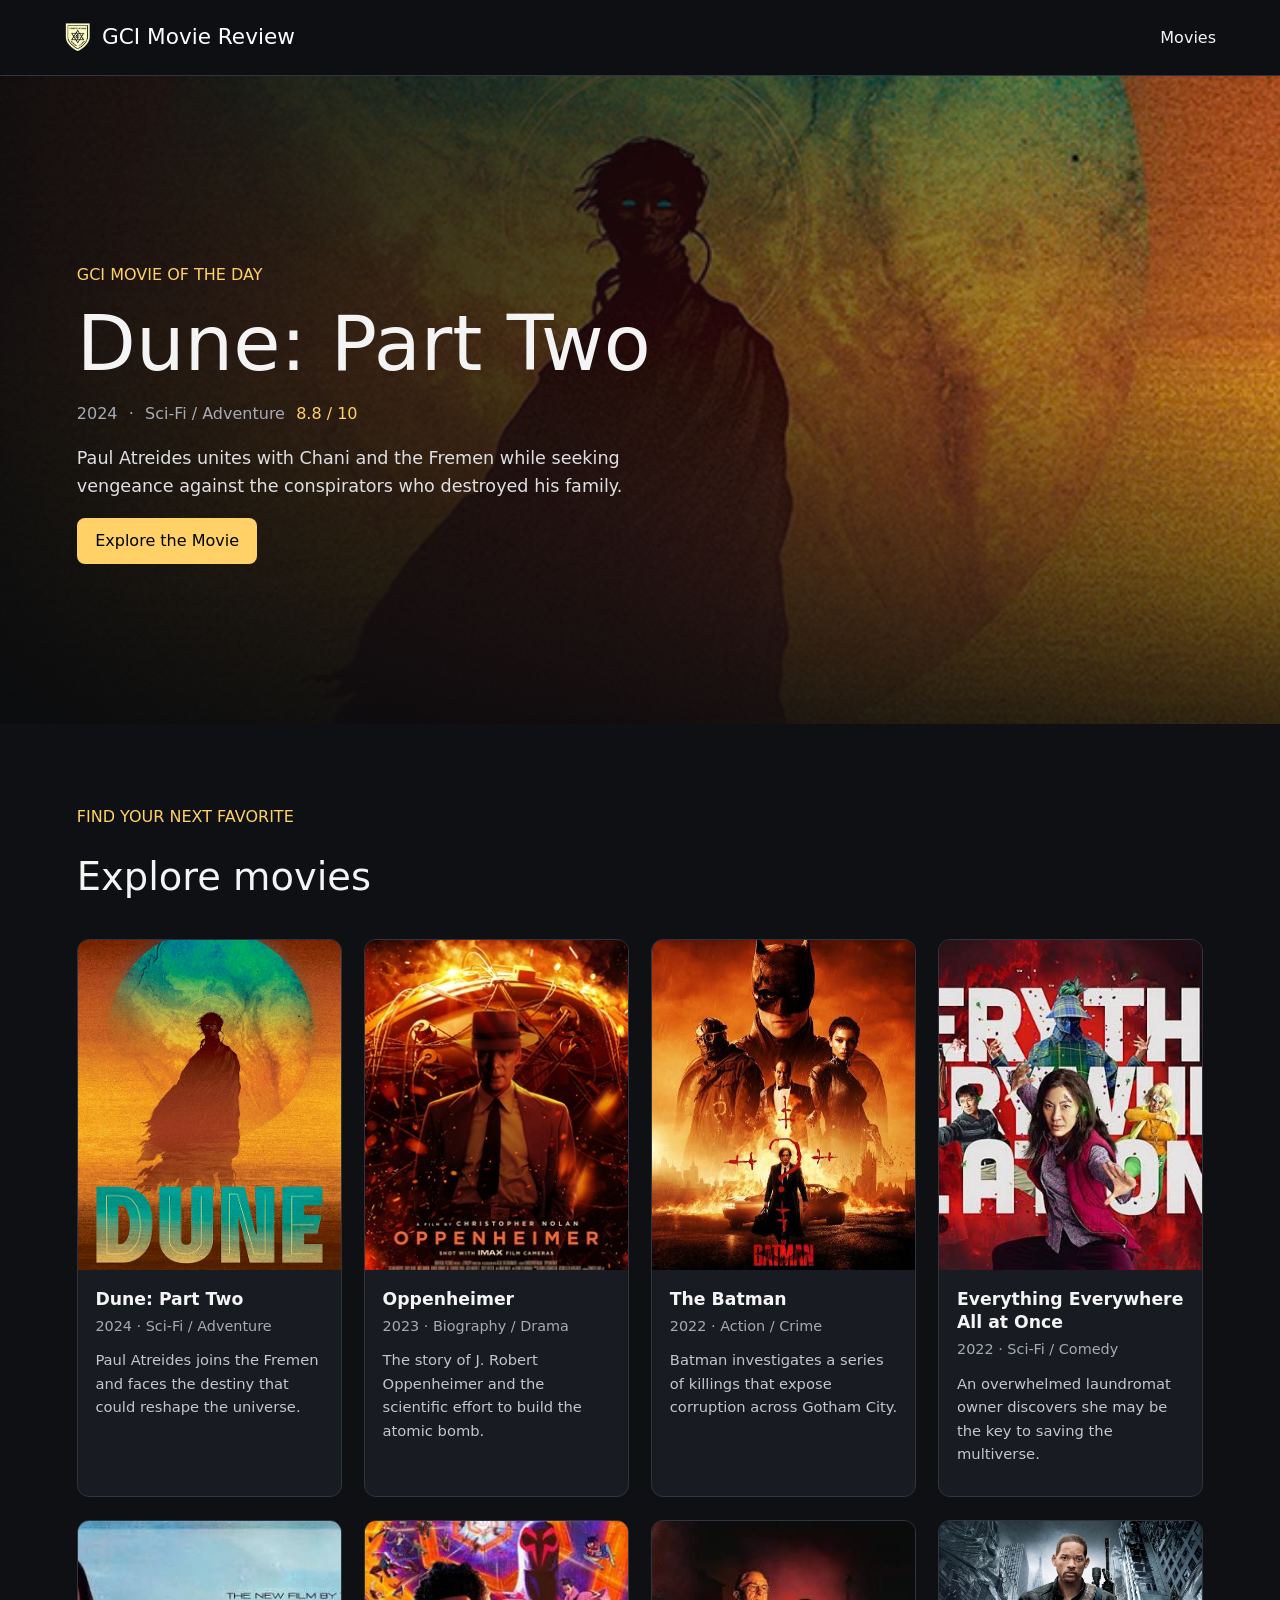
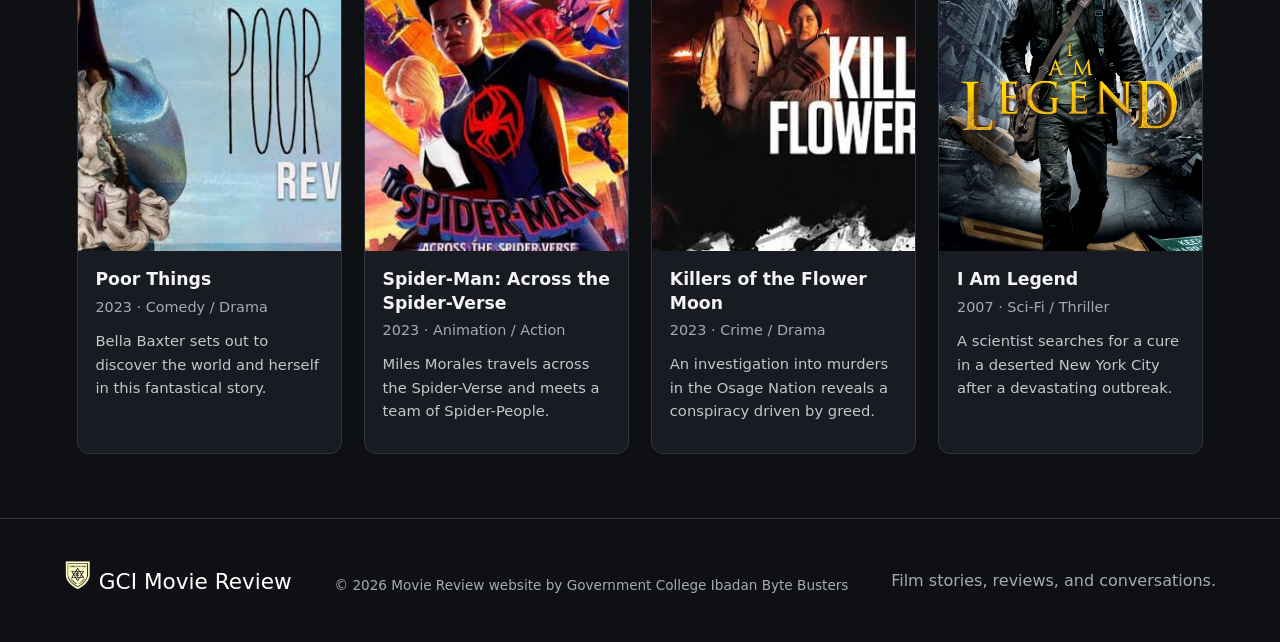
<file: index.html>
<!doctype html>
<html lang="en">
  <head>
    <meta charset="UTF-8" />
    <meta name="viewport" content="width=device-width, initial-scale=1" />
    <meta
      name="description"
      content="Discover film reviews, ratings, trailers, and cast information at Movie Review Center."
    />
    <title>GCI Movie Review | Discover your next movie</title>
    <link rel="stylesheet" href="style.css" />
    <script src="movie.js" defer></script>
  </head>
  <body>
    <header class="site-header">
      <a class="logo" href="index.html" aria-label="Movie Review Center home">
        <img style="height: 28px" src="./gci-logo.png" alt="" />
        GCI Movie Review
      </a>
      <nav aria-label="Main navigation">
        <a href="#movies">Movies</a>
      </nav>
    </header>
    <main>
      <section class="hero" id="home" aria-labelledby="hero-title">
        <div class="hero-content">
          <p class="eyebrow">GCI Movie of the Day</p>
          <h1 id="hero-title">Dune: Part Two</h1>
          <div class="hero-meta">
            <span>2024</span><span aria-hidden="true">·</span>
            <span>Sci-Fi / Adventure</span><span class="rating">8.8 / 10</span>
          </div>
          <p>
            Paul Atreides unites with Chani and the Fremen while seeking
            vengeance against the conspirators who destroyed his family.
          </p>
          <a class="button-link" href="dune-part-two.html">Explore the Movie</a>
        </div>
      </section>

      <section
        class="catalog section-wrap"
        id="movies"
        aria-labelledby="movies-title"
      >
        <div class="section-heading">
          <div>
            <p class="eyebrow">Find your next favorite</p>
            <h2 id="movies-title">Explore movies</h2>
          </div>
          <p class="search-status" id="search-status" aria-live="polite"></p>
        </div>
        <div class="movie-grid">
          <article
            class="movie-card"
            data-search="dune part two science fiction adventure"
          >
            <a
              class="movie-poster-link"
              href="dune-part-two.html"
              aria-label="Dune: Part Two details"
            >
              <img
                class="movie-poster"
                src="Dune.jpg"
                alt="Dune: Part Two movie poster"
                loading="lazy"
              />
            </a>
            <div class="movie-info">
              <h3><a href="dune-part-two.html">Dune: Part Two</a></h3>
              <p class="year">2024 · Sci-Fi / Adventure</p>
              <p>
                Paul Atreides joins the Fremen and faces the destiny that could
                reshape the universe.
              </p>
            </div>
          </article>
          <article
            class="movie-card"
            data-search="oppenheimer biography drama history"
          >
            <a
              class="movie-poster-link"
              href="oppenheimer.html"
              aria-label="Oppenheimer details"
            >
              <img
                class="movie-poster"
                src="Oppenheimer_(film).jpg"
                alt="Oppenheimer movie poster"
                loading="lazy"
              />
            </a>
            <div class="movie-info">
              <h3><a href="oppenheimer.html">Oppenheimer</a></h3>
              <p class="year">2023 · Biography / Drama</p>
              <p>
                The story of J. Robert Oppenheimer and the scientific effort to
                build the atomic bomb.
              </p>
            </div>
          </article>
          <article
            class="movie-card"
            data-search="the batman action crime drama"
          >
            <a
              class="movie-poster-link"
              href="the-batman.html"
              aria-label="The Batman details"
            >
              <img
                class="movie-poster"
                src="batman.jpg"
                alt="The Batman movie poster"
                loading="lazy"
              />
            </a>
            <div class="movie-info">
              <h3><a href="the-batman.html">The Batman</a></h3>
              <p class="year">2022 · Action / Crime</p>
              <p>
                Batman investigates a series of killings that expose corruption
                across Gotham City.
              </p>
            </div>
          </article>
          <article
            class="movie-card"
            data-search="everything everywhere all at once sci-fi comedy drama"
          >
            <a
              class="movie-poster-link"
              href="everything-everywhere-all-at-once.html"
              aria-label="Everything Everywhere All at Once details"
            >
              <img
                class="movie-poster"
                src="everthing everywhere.jpg"
                alt="Everything Everywhere All at Once movie poster"
                loading="lazy"
              />
            </a>
            <div class="movie-info">
              <h3>
                <a href="everything-everywhere-all-at-once.html"
                  >Everything Everywhere All at Once</a
                >
              </h3>
              <p class="year">2022 · Sci-Fi / Comedy</p>
              <p>
                An overwhelmed laundromat owner discovers she may be the key to
                saving the multiverse.
              </p>
            </div>
          </article>
          <article
            class="movie-card"
            data-search="poor things comedy drama fantasy"
          >
            <a
              class="movie-poster-link"
              href="poor-things.html"
              aria-label="Poor Things details"
            >
              <img
                class="movie-poster"
                src="poor thing.jpg"
                alt="Poor Things movie poster"
                loading="lazy"
              />
            </a>
            <div class="movie-info">
              <h3><a href="poor-things.html">Poor Things</a></h3>
              <p class="year">2023 · Comedy / Drama</p>
              <p>
                Bella Baxter sets out to discover the world and herself in this
                fantastical story.
              </p>
            </div>
          </article>
          <article
            class="movie-card"
            data-search="spider-man across spider-verse animation action"
          >
            <a
              class="movie-poster-link"
              href="spider-man-across-the-spider-verse.html"
              aria-label="Spider-Man: Across the Spider-Verse details"
            >
              <img
                class="movie-poster"
                src="spider-man.jpg"
                alt="Spider-Man: Across the Spider-Verse movie poster"
                loading="lazy"
              />
            </a>
            <div class="movie-info">
              <h3>
                <a href="spider-man-across-the-spider-verse.html"
                  >Spider-Man: Across the Spider-Verse</a
                >
              </h3>
              <p class="year">2023 · Animation / Action</p>
              <p>
                Miles Morales travels across the Spider-Verse and meets a team
                of Spider-People.
              </p>
            </div>
          </article>
          <article
            class="movie-card"
            data-search="killers of the flower moon crime drama history"
          >
            <a
              class="movie-poster-link"
              href="killers-of-the-flower-moon.html"
              aria-label="Killers of the Flower Moon details"
            >
              <img
                class="movie-poster"
                src="killers.jpg"
                alt="Killers of the Flower Moon movie poster"
                loading="lazy"
              />
            </a>
            <div class="movie-info">
              <h3>
                <a href="killers-of-the-flower-moon.html"
                  >Killers of the Flower Moon</a
                >
              </h3>
              <p class="year">2023 · Crime / Drama</p>
              <p>
                An investigation into murders in the Osage Nation reveals a
                conspiracy driven by greed.
              </p>
            </div>
          </article>
          <article
            class="movie-card"
            data-search="i am legend action science fiction thriller"
          >
            <a
              class="movie-poster-link"
              href="i-am-legend.html"
              aria-label="I Am Legend details"
            >
              <img
                class="movie-poster"
                src="i am  legend.jpg"
                alt="I Am Legend movie poster"
                loading="lazy"
              />
            </a>
            <div class="movie-info">
              <h3><a href="i-am-legend.html">I Am Legend</a></h3>
              <p class="year">2007 · Sci-Fi / Thriller</p>
              <p>
                A scientist searches for a cure in a deserted New York City
                after a devastating outbreak.
              </p>
            </div>
          </article>
        </div>
        <p class="empty-state" id="empty-state" hidden>
          No movies match your search.
        </p>
      </section>
    </main>

    <footer class="site-footer">
      <a class="logo" href="index.html" aria-label="Movie Review Center home">
        <img style="height: 28px" src="./gci-logo.png" alt="" />
        GCI Movie Review
      </a>
      <p class="copyright">
        © <span id="current-year">2026</span> Movie Review website by Government
        College Ibadan Byte Busters
      </p>
      <p>Film stories, reviews, and conversations.</p>
    </footer>
  </body>
</html>
</file>
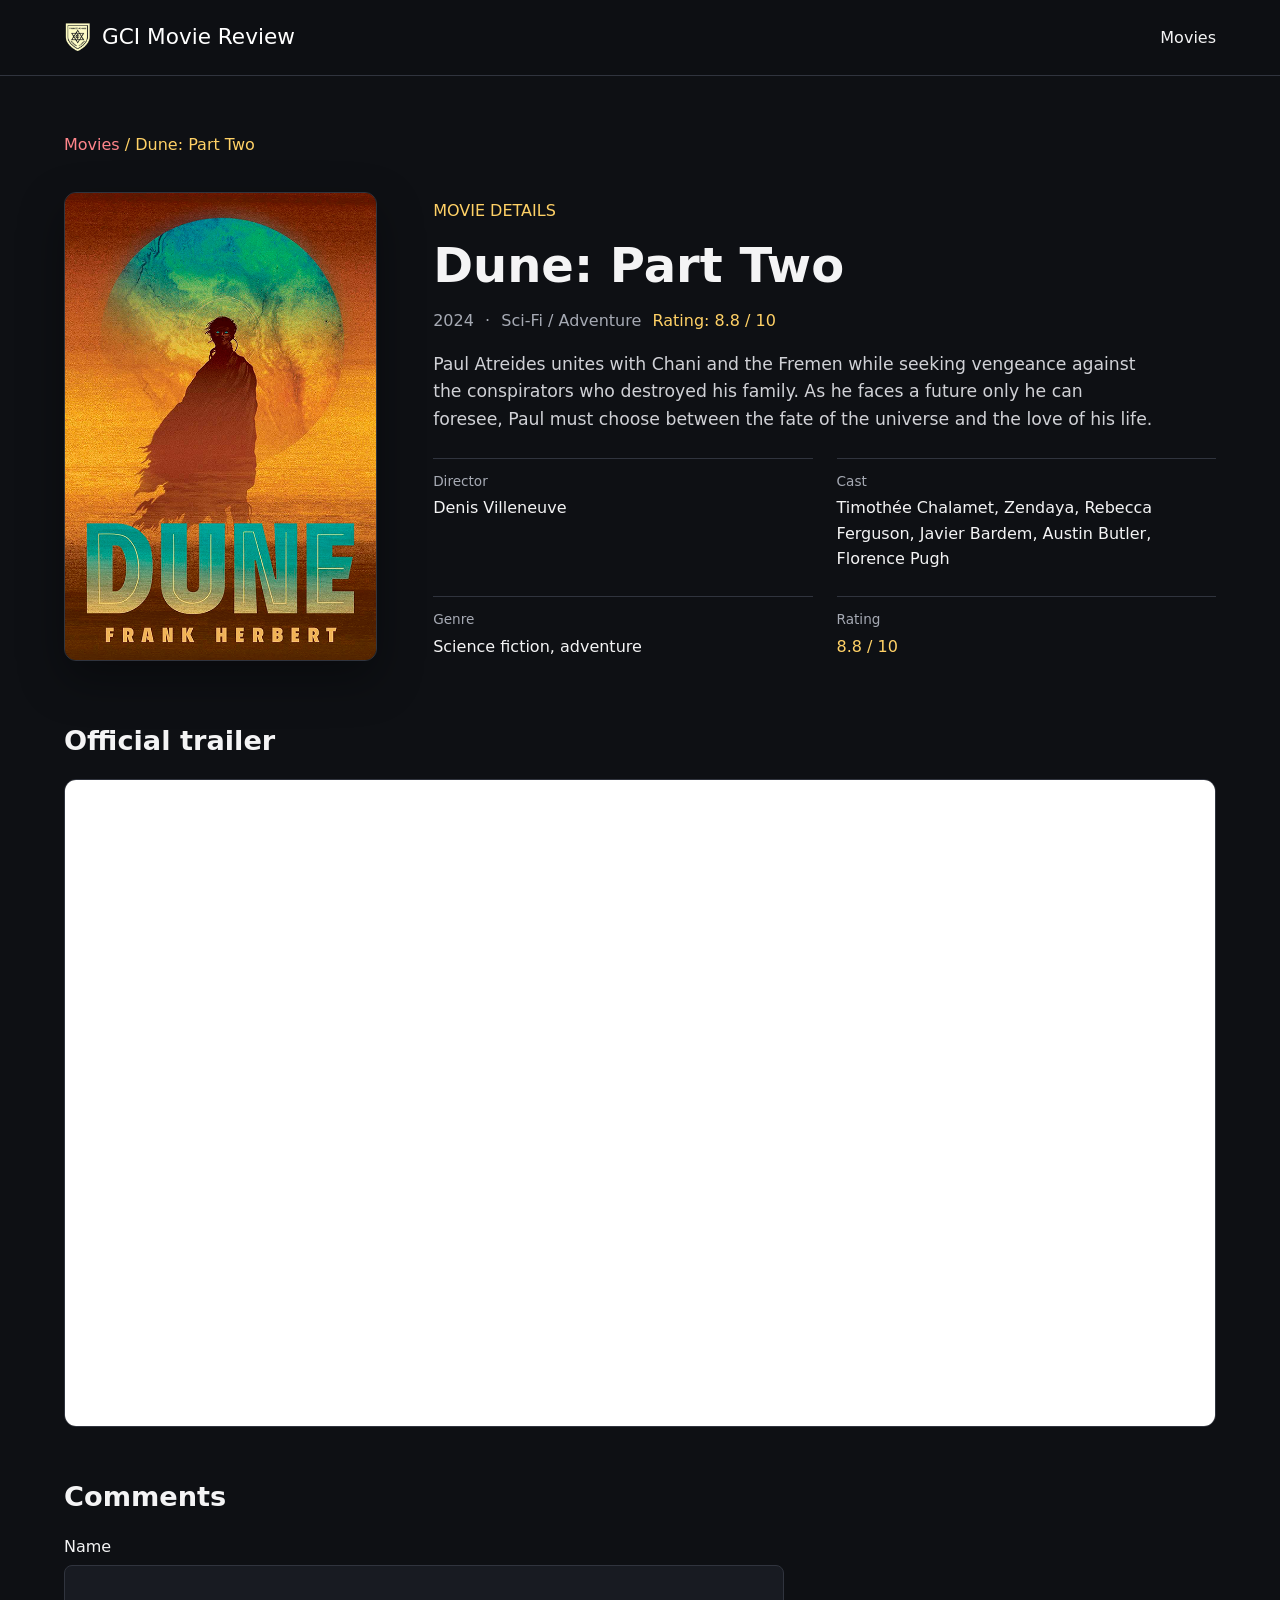
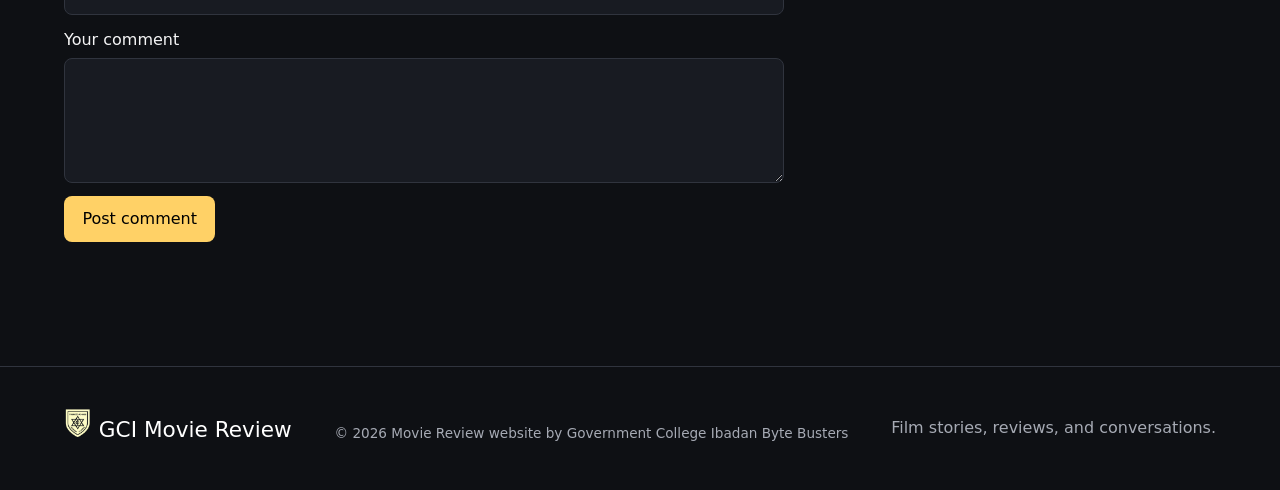
<file: dune-part-two.html>
<!doctype html>
<html lang="en">
  <head>
    <meta charset="UTF-8" />
    <meta name="viewport" content="width=device-width, initial-scale=1" />
    <meta
      name="description"
      content="Dune: Part Two movie details, trailer, cast, rating, and comments."
    />
    <title>Dune: Part Two | GCI Movie Review</title>
    <link rel="stylesheet" href="style.css" />
    <script src="movie.js" defer></script>
  </head>
  <body data-movie-id="dune-part-two">
    <header class="site-header">
      <a class="logo" href="index.html" aria-label="Movie Review Center home">
        <img style="height: 28px" src="./gci-logo.png" alt="" />
        GCI Movie Review
      </a>
      <nav aria-label="Main navigation">
        <a href="#movies">Movies</a>
      </nav>
    </header>
    <main class="detail-main">
      <p class="breadcrumb">
        <a href="index.html#movies">Movies</a> / Dune: Part Two
      </p>
      <section class="detail-hero" aria-labelledby="movie-title">
        <img
          class="detail-poster"
          src="Dune.jpg"
          alt="Dune: Part Two movie poster"
        />
        <div class="detail-copy">
          <p class="eyebrow">Movie details</p>
          <h1 id="movie-title">Dune: Part Two</h1>
          <div class="hero-meta">
            <span>2024</span><span>·</span><span>Sci-Fi / Adventure</span
            ><span class="detail-rating">Rating: 8.8 / 10</span>
          </div>
          <p>
            Paul Atreides unites with Chani and the Fremen while seeking
            vengeance against the conspirators who destroyed his family. As he
            faces a future only he can foresee, Paul must choose between the
            fate of the universe and the love of his life.
          </p>
          <dl class="detail-facts">
            <div>
              <dt>Director</dt>
              <dd>Denis Villeneuve</dd>
            </div>
            <div>
              <dt>Cast</dt>
              <dd>
                Timothée Chalamet, Zendaya, Rebecca Ferguson, Javier Bardem,
                Austin Butler, Florence Pugh
              </dd>
            </div>
            <div>
              <dt>Genre</dt>
              <dd>Science fiction, adventure</dd>
            </div>
            <div>
              <dt>Rating</dt>
              <dd class="detail-rating">8.8 / 10</dd>
            </div>
          </dl>
        </div>
      </section>
      <section class="detail-section" aria-labelledby="trailer-title">
        <h2 id="trailer-title">Official trailer</h2>
        <div class="trailer-frame">
          <iframe
            src="https://www.youtube-nocookie.com/embed/U2Qp5pL3ovA"
            title="Dune: Part Two official trailer"
            loading="lazy"
            referrerpolicy="strict-origin-when-cross-origin"
            allow="
              accelerometer;
              autoplay;
              clipboard-write;
              encrypted-media;
              gyroscope;
              picture-in-picture;
              web-share;
            "
            allowfullscreen
          ></iframe>
        </div>
      </section>
      <section class="detail-section" aria-labelledby="comments-title">
        <h2 id="comments-title">Comments</h2>
        <form class="comment-form" id="comment-form">
          <label for="comment-name"
            >Name<input
              id="comment-name"
              name="name"
              maxlength="50"
              autocomplete="name"
              required
          /></label>
          <label for="comment-text"
            >Your comment<textarea
              id="comment-text"
              name="comment"
              maxlength="600"
              required
            ></textarea>
          </label>
          <button type="submit">Post comment</button>
        </form>
        <p class="comment-status" id="comment-status" aria-live="polite"></p>
        <div class="comment-list" id="comment-list" aria-live="polite"></div>
      </section>
    </main>
    <footer class="site-footer">
      <a class="logo" href="index.html" aria-label="Movie Review Center home">
        <img style="height: 28px" src="./gci-logo.png" alt="" />
        GCI Movie Review
      </a>
      <p class="copyright">
        © <span id="current-year">2026</span> Movie Review website by Government
        College Ibadan Byte Busters
      </p>
      <p>Film stories, reviews, and conversations.</p>
    </footer>
  </body>
</html>
</file>
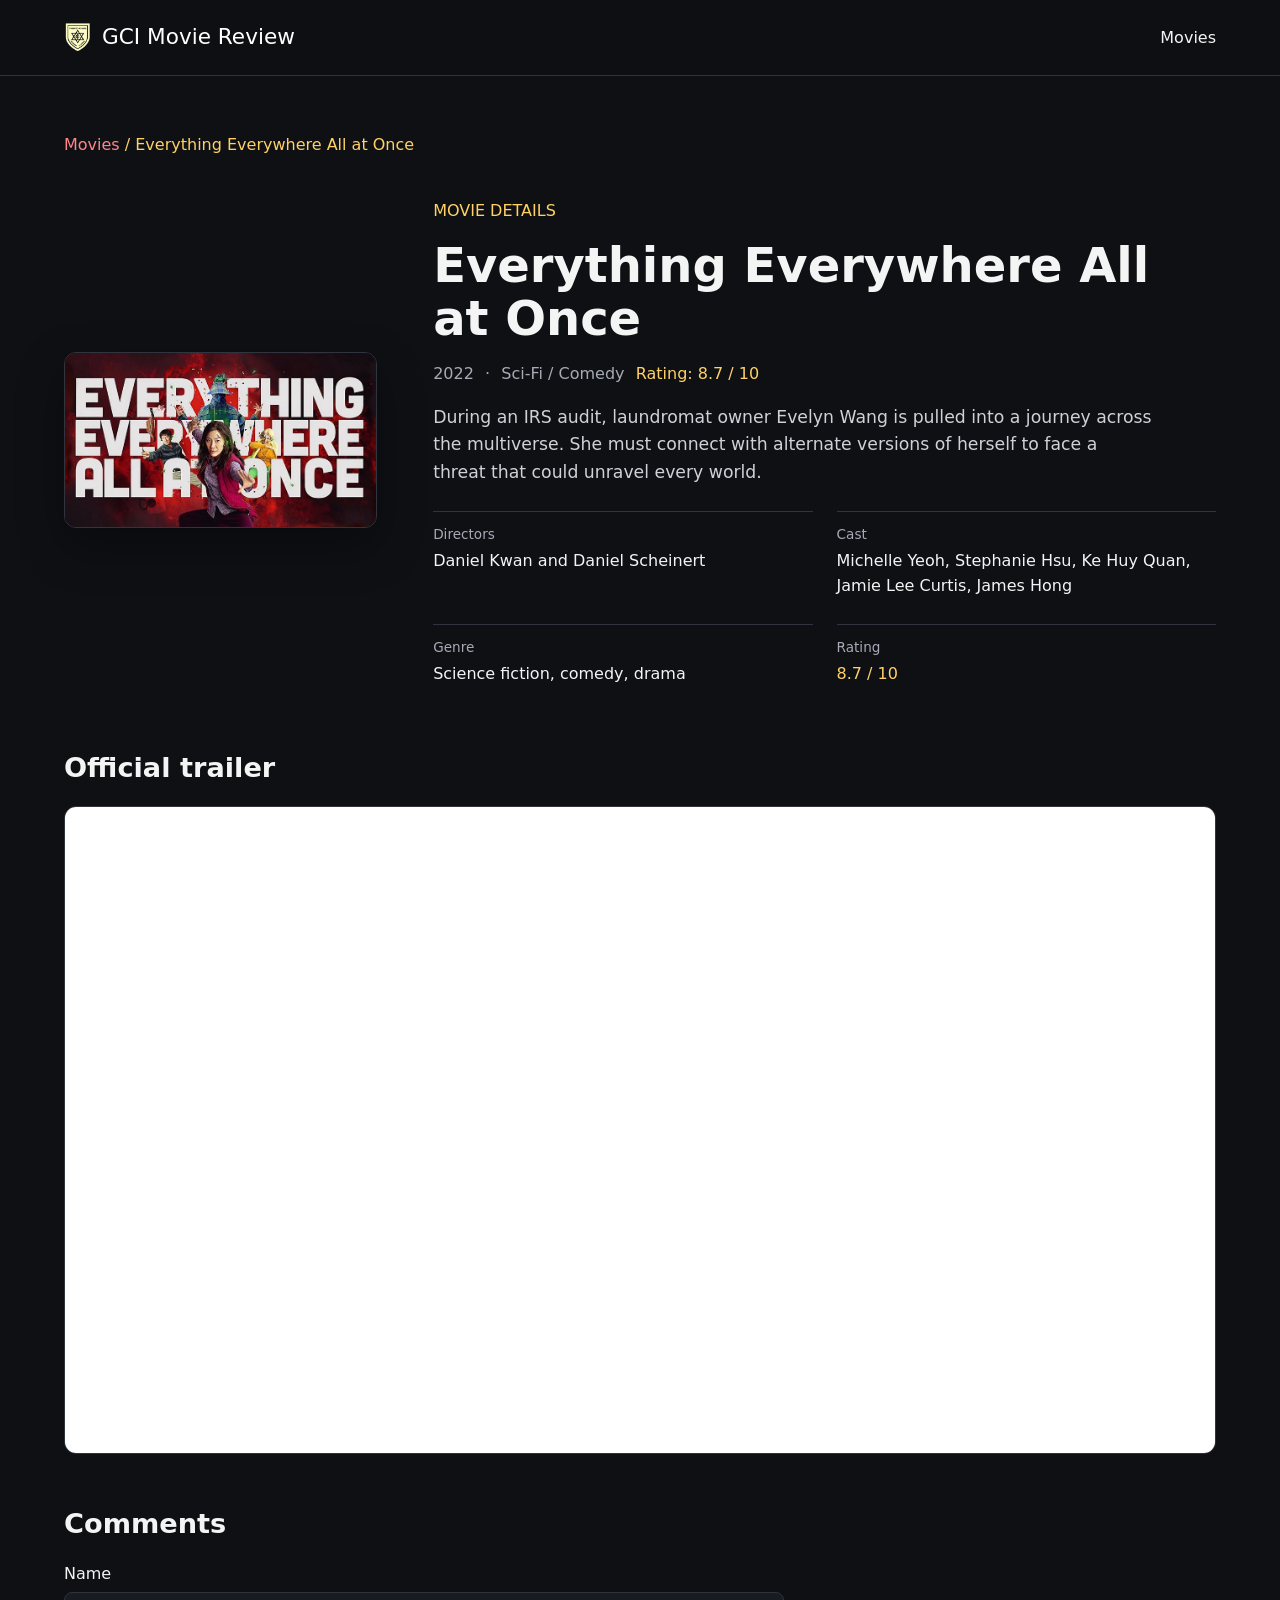
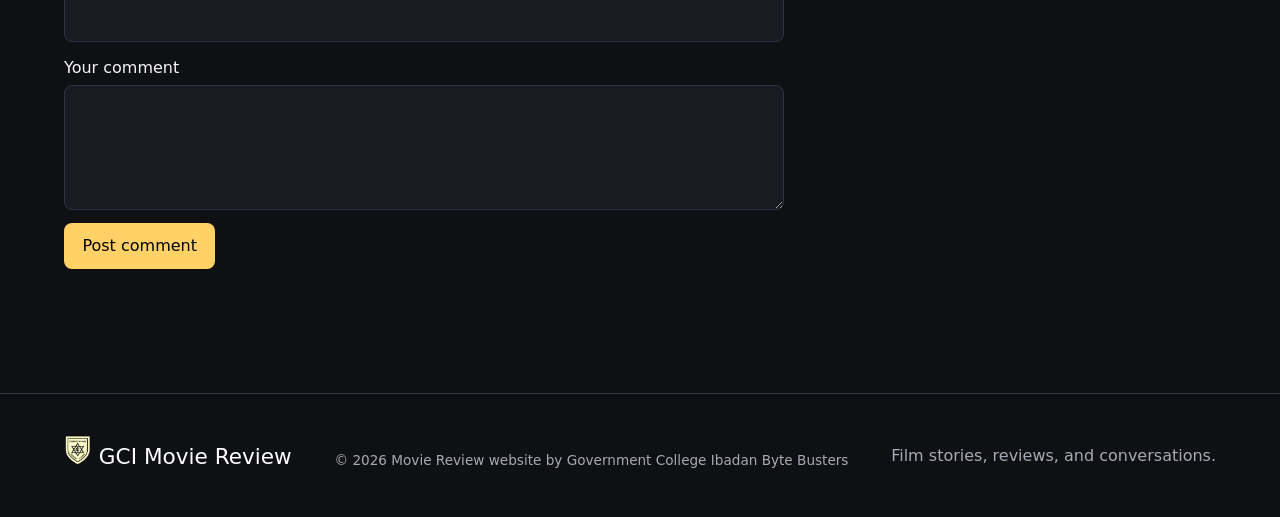
<file: everything-everywhere-all-at-once.html>
<!doctype html>
<html lang="en">
  <head>
    <meta charset="UTF-8" />
    <meta name="viewport" content="width=device-width, initial-scale=1" />
    <meta
      name="description"
      content="Everything Everywhere All at Once movie details, trailer, cast, rating, and comments."
    />
    <title>Everything Everywhere All at Once | Movie Review Center</title>
    <link rel="stylesheet" href="style.css" />
    <script src="movie.js" defer></script>
  </head>
  <body data-movie-id="everything-everywhere-all-at-once">
    <header class="site-header">
      <a class="logo" href="index.html" aria-label="Movie Review Center home">
        <img style="height: 28px" src="./gci-logo.png" alt="" />
        GCI Movie Review
      </a>
      <nav aria-label="Main navigation">
        <a href="#movies">Movies</a>
      </nav>
    </header>
    <main class="detail-main">
      <p class="breadcrumb">
        <a href="index.html#movies">Movies</a> / Everything Everywhere All at
        Once
      </p>
      <section class="detail-hero" aria-labelledby="movie-title">
        <img
          class="detail-poster"
          src="everthing everywhere.jpg"
          alt="Everything Everywhere All at Once movie poster"
        />
        <div class="detail-copy">
          <p class="eyebrow">Movie details</p>
          <h1 id="movie-title">Everything Everywhere All at Once</h1>
          <div class="hero-meta">
            <span>2022</span><span>·</span><span>Sci-Fi / Comedy</span
            ><span class="detail-rating">Rating: 8.7 / 10</span>
          </div>
          <p>
            During an IRS audit, laundromat owner Evelyn Wang is pulled into a
            journey across the multiverse. She must connect with alternate
            versions of herself to face a threat that could unravel every world.
          </p>
          <dl class="detail-facts">
            <div>
              <dt>Directors</dt>
              <dd>Daniel Kwan and Daniel Scheinert</dd>
            </div>
            <div>
              <dt>Cast</dt>
              <dd>
                Michelle Yeoh, Stephanie Hsu, Ke Huy Quan, Jamie Lee Curtis,
                James Hong
              </dd>
            </div>
            <div>
              <dt>Genre</dt>
              <dd>Science fiction, comedy, drama</dd>
            </div>
            <div>
              <dt>Rating</dt>
              <dd class="detail-rating">8.7 / 10</dd>
            </div>
          </dl>
        </div>
      </section>
      <section class="detail-section" aria-labelledby="trailer-title">
        <h2 id="trailer-title">Official trailer</h2>
        <div class="trailer-frame">
          <iframe
            src="https://www.youtube-nocookie.com/embed/wxN1T1uxQ2g"
            title="Everything Everywhere All at Once official trailer"
            loading="lazy"
            referrerpolicy="strict-origin-when-cross-origin"
            allow="
              accelerometer;
              autoplay;
              clipboard-write;
              encrypted-media;
              gyroscope;
              picture-in-picture;
              web-share;
            "
            allowfullscreen
          ></iframe>
        </div>
      </section>
      <section class="detail-section" aria-labelledby="comments-title">
        <h2 id="comments-title">Comments</h2>
        <form class="comment-form" id="comment-form">
          <label for="comment-name"
            >Name<input
              id="comment-name"
              name="name"
              maxlength="50"
              autocomplete="name"
              required
          /></label>
          <label for="comment-text"
            >Your comment<textarea
              id="comment-text"
              name="comment"
              maxlength="600"
              required
            ></textarea>
          </label>
          <button type="submit">Post comment</button>
        </form>
        <p class="comment-status" id="comment-status" aria-live="polite"></p>
        <div class="comment-list" id="comment-list" aria-live="polite"></div>
      </section>
    </main>
    <footer class="site-footer">
      <a class="logo" href="index.html" aria-label="Movie Review Center home">
        <img style="height: 28px" src="./gci-logo.png" alt="" />
        GCI Movie Review
      </a>
      <p class="copyright">
        © <span id="current-year">2026</span> Movie Review website by Government
        College Ibadan Byte Busters
      </p>
      <p>Film stories, reviews, and conversations.</p>
    </footer>
  </body>
</html>
</file>
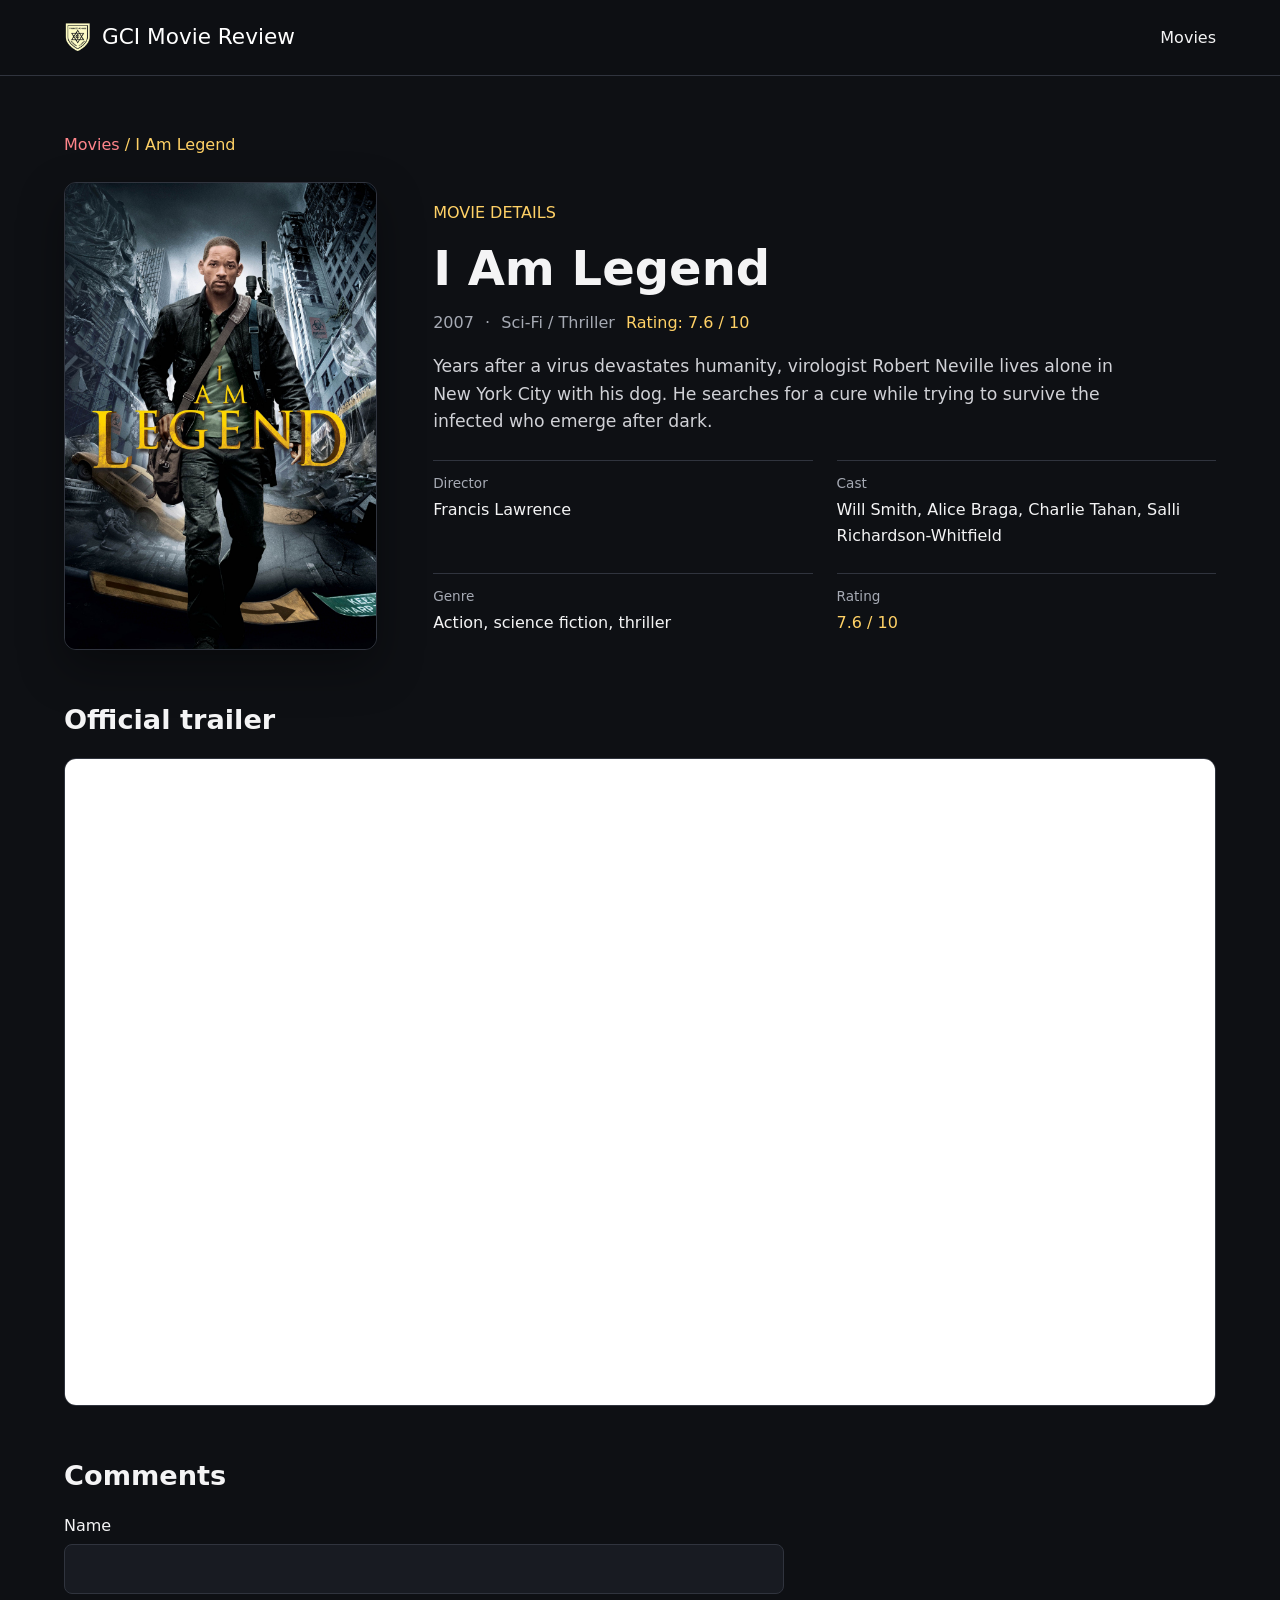
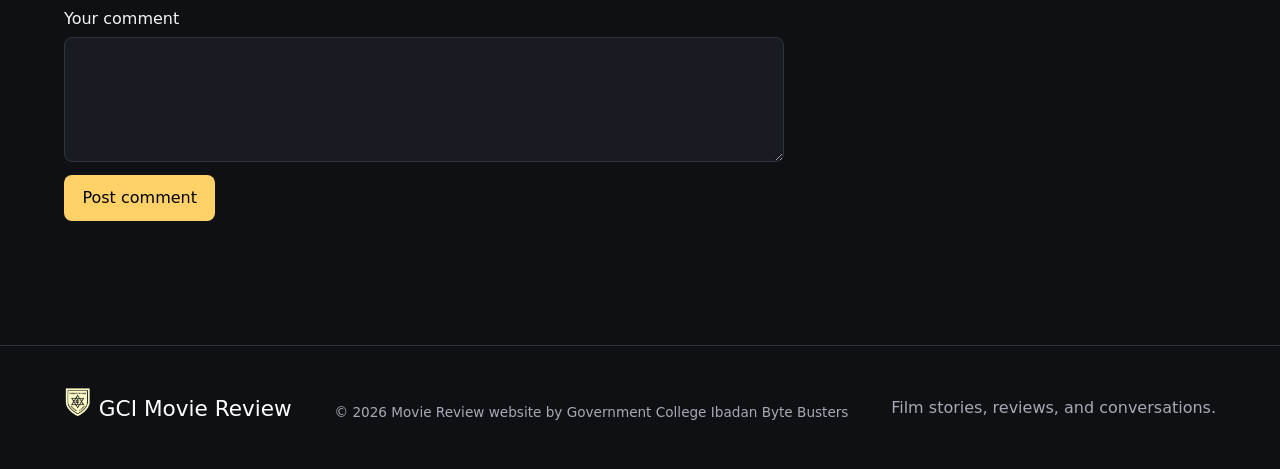
<file: i-am-legend.html>
<!doctype html>
<html lang="en">
  <head>
    <meta charset="UTF-8" />
    <meta name="viewport" content="width=device-width, initial-scale=1" />
    <meta
      name="description"
      content="I Am Legend movie details, trailer, cast, rating, and comments."
    />
    <title>I Am Legend | Movie Review Center</title>
    <link rel="stylesheet" href="style.css" />
    <script src="movie.js" defer></script>
  </head>
  <body data-movie-id="i-am-legend">
    <header class="site-header">
      <a class="logo" href="index.html" aria-label="Movie Review Center home">
        <img style="height: 28px" src="./gci-logo.png" alt="" />
        GCI Movie Review
      </a>
      <nav aria-label="Main navigation">
        <a href="#movies">Movies</a>
      </nav>
    </header>
    <main class="detail-main">
      <p class="breadcrumb">
        <a href="index.html#movies">Movies</a> / I Am Legend
      </p>
      <section class="detail-hero" aria-labelledby="movie-title">
        <img
          class="detail-poster"
          src="i am  legend.jpg"
          alt="I Am Legend movie poster"
        />
        <div class="detail-copy">
          <p class="eyebrow">Movie details</p>
          <h1 id="movie-title">I Am Legend</h1>
          <div class="hero-meta">
            <span>2007</span><span>·</span><span>Sci-Fi / Thriller</span
            ><span class="detail-rating">Rating: 7.6 / 10</span>
          </div>
          <p>
            Years after a virus devastates humanity, virologist Robert Neville
            lives alone in New York City with his dog. He searches for a cure
            while trying to survive the infected who emerge after dark.
          </p>
          <dl class="detail-facts">
            <div>
              <dt>Director</dt>
              <dd>Francis Lawrence</dd>
            </div>
            <div>
              <dt>Cast</dt>
              <dd>
                Will Smith, Alice Braga, Charlie Tahan, Salli
                Richardson-Whitfield
              </dd>
            </div>
            <div>
              <dt>Genre</dt>
              <dd>Action, science fiction, thriller</dd>
            </div>
            <div>
              <dt>Rating</dt>
              <dd class="detail-rating">7.6 / 10</dd>
            </div>
          </dl>
        </div>
      </section>
      <section class="detail-section" aria-labelledby="trailer-title">
        <h2 id="trailer-title">Official trailer</h2>
        <div class="trailer-frame">
          <iframe
            src="https://www.youtube-nocookie.com/embed/dtKMEAXyPkg"
            title="I Am Legend official trailer"
            loading="lazy"
            referrerpolicy="strict-origin-when-cross-origin"
            allow="
              accelerometer;
              autoplay;
              clipboard-write;
              encrypted-media;
              gyroscope;
              picture-in-picture;
              web-share;
            "
            allowfullscreen
          ></iframe>
        </div>
      </section>
      <section class="detail-section" aria-labelledby="comments-title">
        <h2 id="comments-title">Comments</h2>
        <form class="comment-form" id="comment-form">
          <label for="comment-name"
            >Name<input
              id="comment-name"
              name="name"
              maxlength="50"
              autocomplete="name"
              required
          /></label>
          <label for="comment-text"
            >Your comment<textarea
              id="comment-text"
              name="comment"
              maxlength="600"
              required
            ></textarea>
          </label>
          <button type="submit">Post comment</button>
        </form>
        <p class="comment-status" id="comment-status" aria-live="polite"></p>
        <div class="comment-list" id="comment-list" aria-live="polite"></div>
      </section>
    </main>
    <footer class="site-footer">
      <a class="logo" href="index.html" aria-label="Movie Review Center home">
        <img style="height: 28px" src="./gci-logo.png" alt="" />
        GCI Movie Review
      </a>
      <p class="copyright">
        © <span id="current-year">2026</span> Movie Review website by Government
        College Ibadan Byte Busters
      </p>
      <p>Film stories, reviews, and conversations.</p>
    </footer>
  </body>
</html>
</file>
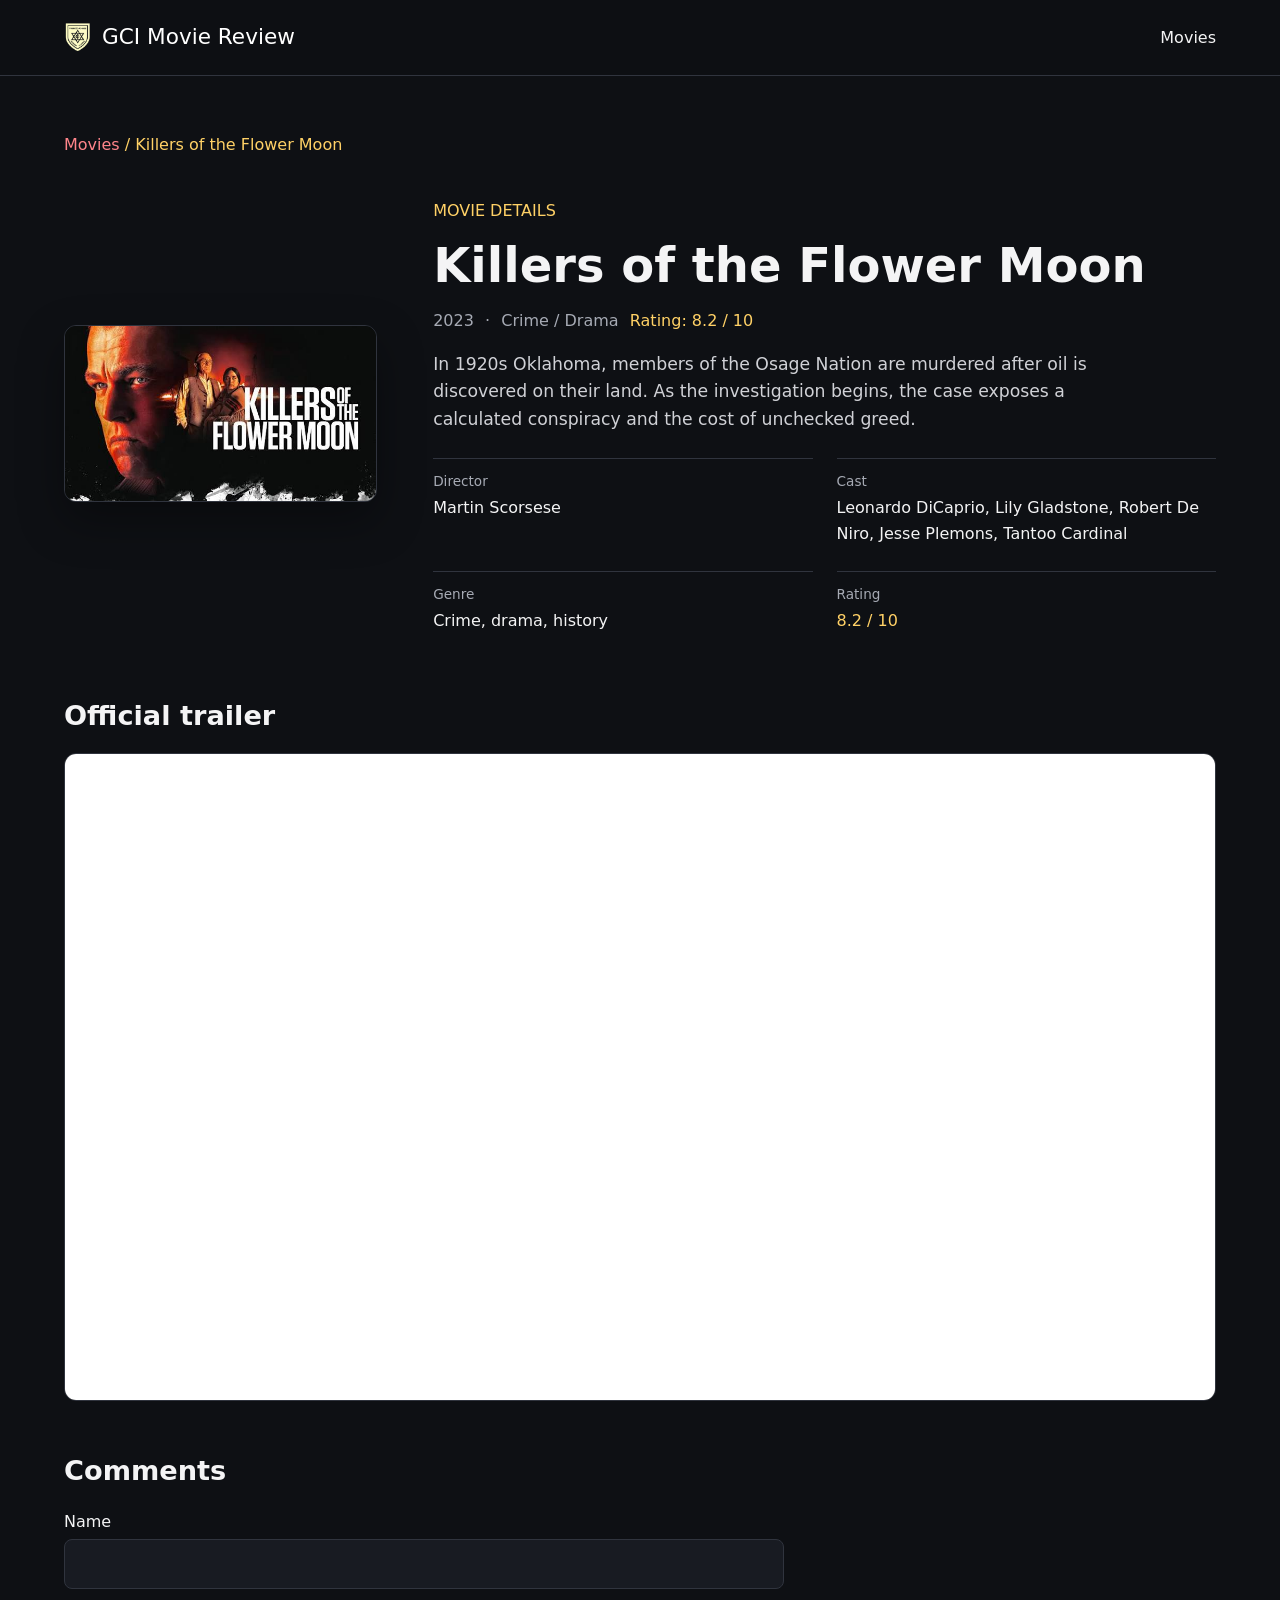
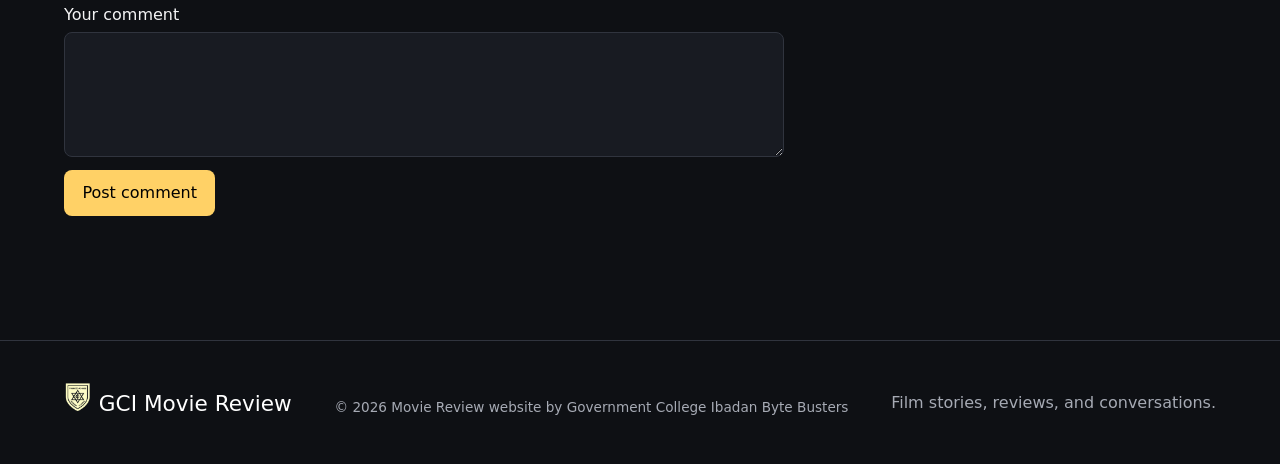
<file: killers-of-the-flower-moon.html>
<!doctype html>
<html lang="en">
  <head>
    <meta charset="UTF-8" />
    <meta name="viewport" content="width=device-width, initial-scale=1" />
    <meta
      name="description"
      content="Killers of the Flower Moon movie details, trailer, cast, rating, and comments."
    />
    <title>Killers of the Flower Moon | Movie Review Center</title>
    <link rel="stylesheet" href="style.css" />
    <script src="movie.js" defer></script>
  </head>
  <body data-movie-id="killers-of-the-flower-moon">
    <header class="site-header">
      <a class="logo" href="index.html" aria-label="Movie Review Center home">
        <img style="height: 28px" src="./gci-logo.png" alt="" />
        GCI Movie Review
      </a>
      <nav aria-label="Main navigation">
        <a href="#movies">Movies</a>
      </nav>
    </header>
    <main class="detail-main">
      <p class="breadcrumb">
        <a href="index.html#movies">Movies</a> / Killers of the Flower Moon
      </p>
      <section class="detail-hero" aria-labelledby="movie-title">
        <img
          class="detail-poster"
          src="killers.jpg"
          alt="Killers of the Flower Moon movie poster"
        />
        <div class="detail-copy">
          <p class="eyebrow">Movie details</p>
          <h1 id="movie-title">Killers of the Flower Moon</h1>
          <div class="hero-meta">
            <span>2023</span><span>·</span><span>Crime / Drama</span
            ><span class="detail-rating">Rating: 8.2 / 10</span>
          </div>
          <p>
            In 1920s Oklahoma, members of the Osage Nation are murdered after
            oil is discovered on their land. As the investigation begins, the
            case exposes a calculated conspiracy and the cost of unchecked
            greed.
          </p>
          <dl class="detail-facts">
            <div>
              <dt>Director</dt>
              <dd>Martin Scorsese</dd>
            </div>
            <div>
              <dt>Cast</dt>
              <dd>
                Leonardo DiCaprio, Lily Gladstone, Robert De Niro, Jesse
                Plemons, Tantoo Cardinal
              </dd>
            </div>
            <div>
              <dt>Genre</dt>
              <dd>Crime, drama, history</dd>
            </div>
            <div>
              <dt>Rating</dt>
              <dd class="detail-rating">8.2 / 10</dd>
            </div>
          </dl>
        </div>
      </section>
      <section class="detail-section" aria-labelledby="trailer-title">
        <h2 id="trailer-title">Official trailer</h2>
        <div class="trailer-frame">
          <iframe
            src="https://www.youtube-nocookie.com/embed/EP34Yoxs3FQ"
            title="Killers of the Flower Moon official trailer"
            loading="lazy"
            referrerpolicy="strict-origin-when-cross-origin"
            allow="
              accelerometer;
              autoplay;
              clipboard-write;
              encrypted-media;
              gyroscope;
              picture-in-picture;
              web-share;
            "
            allowfullscreen
          ></iframe>
        </div>
      </section>
      <section class="detail-section" aria-labelledby="comments-title">
        <h2 id="comments-title">Comments</h2>
        <form class="comment-form" id="comment-form">
          <label for="comment-name"
            >Name<input
              id="comment-name"
              name="name"
              maxlength="50"
              autocomplete="name"
              required
          /></label>
          <label for="comment-text"
            >Your comment<textarea
              id="comment-text"
              name="comment"
              maxlength="600"
              required
            ></textarea>
          </label>
          <button type="submit">Post comment</button>
        </form>
        <p class="comment-status" id="comment-status" aria-live="polite"></p>
        <div class="comment-list" id="comment-list" aria-live="polite"></div>
      </section>
    </main>
    <footer class="site-footer">
      <a class="logo" href="index.html" aria-label="Movie Review Center home">
        <img style="height: 28px" src="./gci-logo.png" alt="" />
        GCI Movie Review
      </a>
      <p class="copyright">
        © <span id="current-year">2026</span> Movie Review website by Government
        College Ibadan Byte Busters
      </p>
      <p>Film stories, reviews, and conversations.</p>
    </footer>
  </body>
</html>
</file>
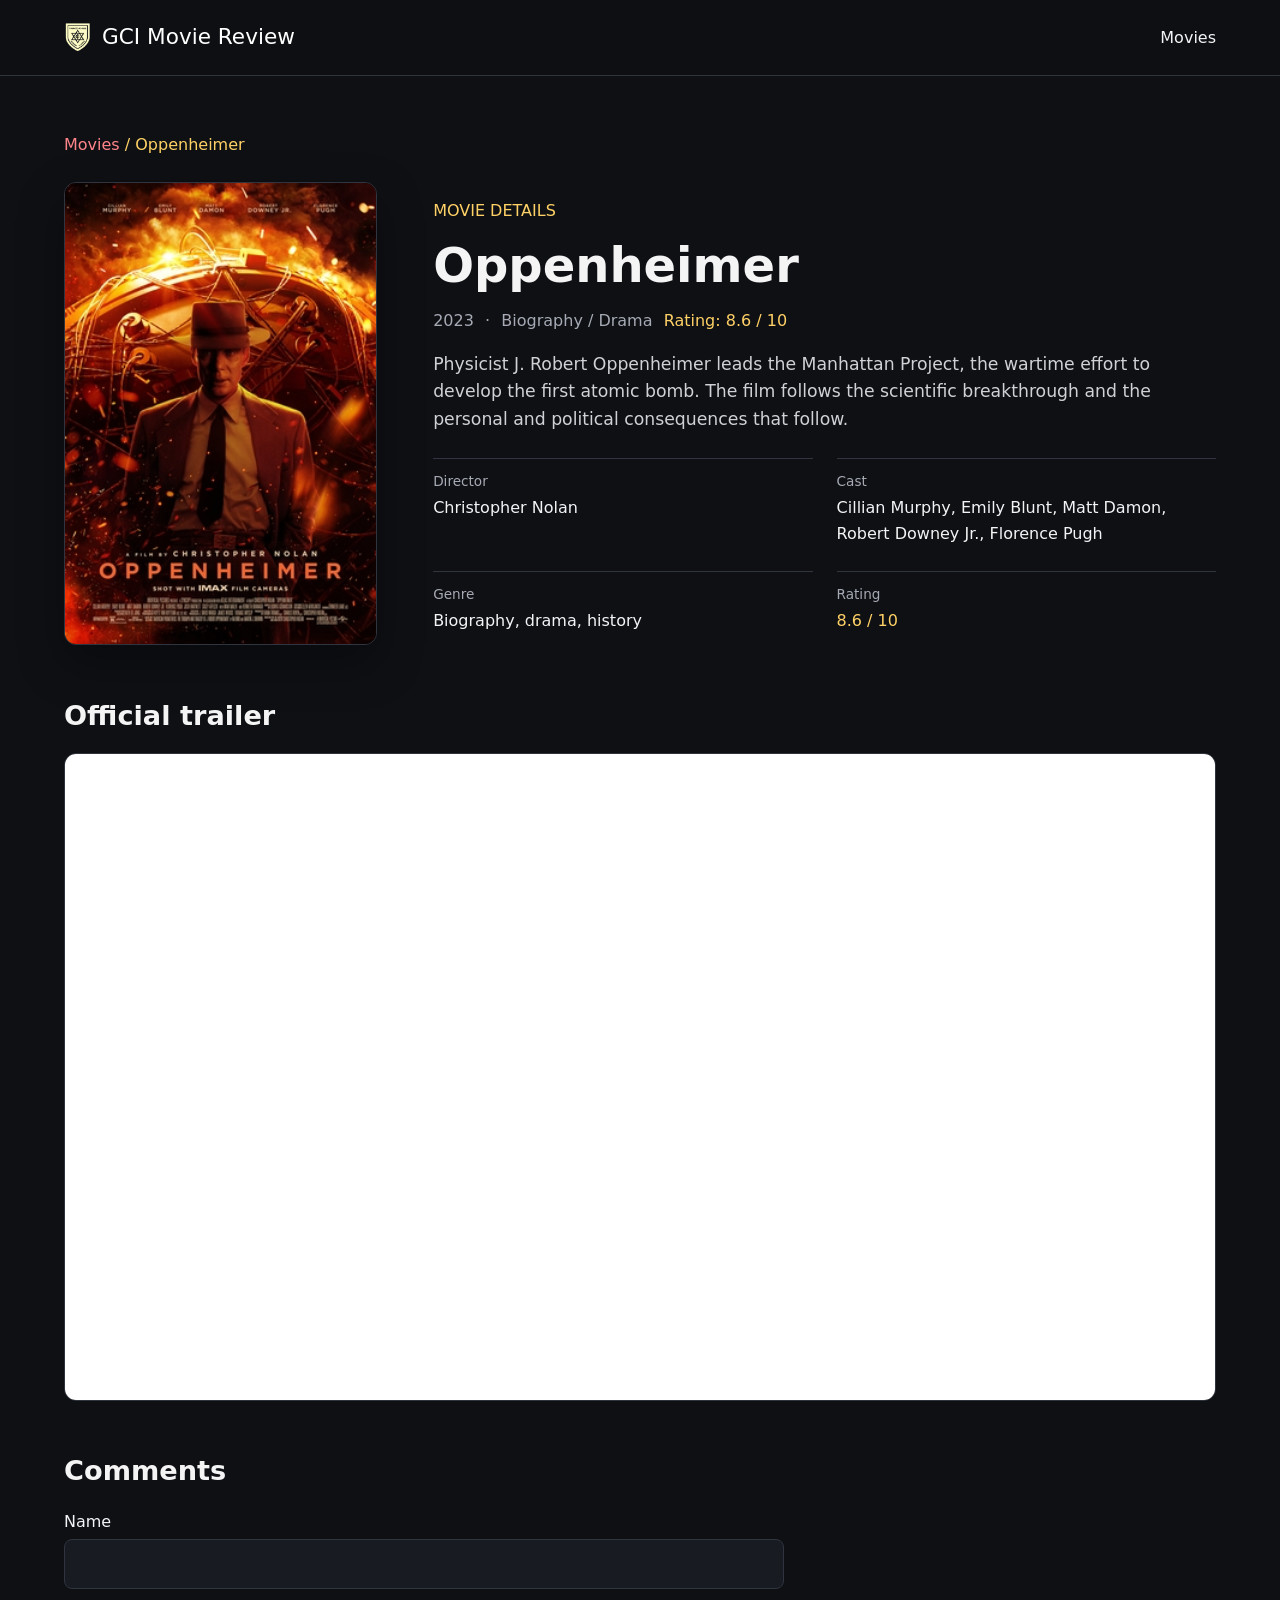
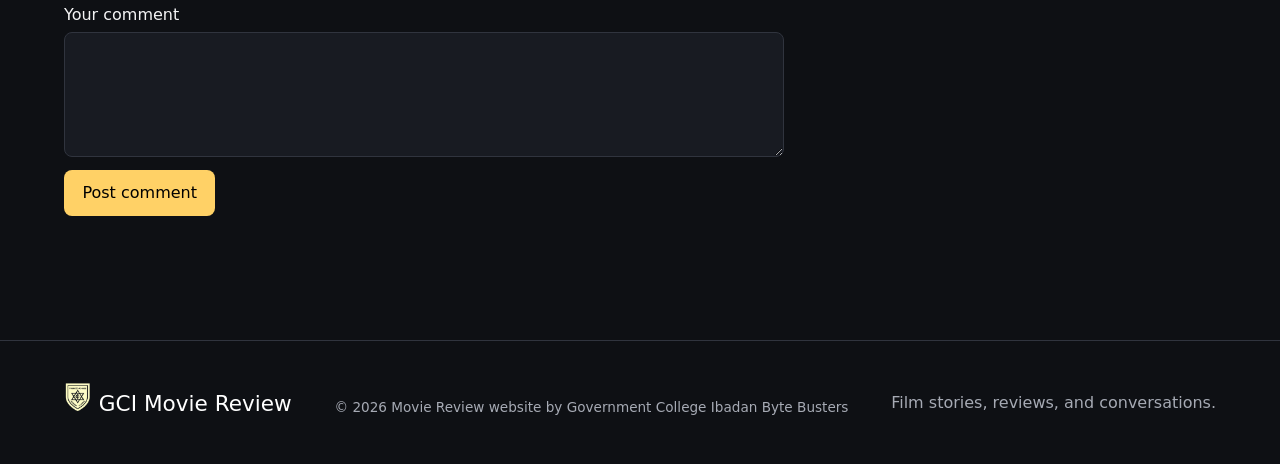
<file: oppenheimer.html>
<!doctype html>
<html lang="en">
  <head>
    <meta charset="UTF-8" />
    <meta name="viewport" content="width=device-width, initial-scale=1" />
    <meta
      name="description"
      content="Oppenheimer movie details, trailer, cast, rating, and comments."
    />
    <title>Oppenheimer | Movie Review Center</title>
    <link rel="stylesheet" href="style.css" />
    <script src="movie.js" defer></script>
  </head>
  <body data-movie-id="oppenheimer">
    <header class="site-header">
      <a class="logo" href="index.html" aria-label="Movie Review Center home">
        <img style="height: 28px" src="./gci-logo.png" alt="" />
        GCI Movie Review
      </a>
      <nav aria-label="Main navigation">
        <a href="#movies">Movies</a>
      </nav>
    </header>
    <main class="detail-main">
      <p class="breadcrumb">
        <a href="index.html#movies">Movies</a> / Oppenheimer
      </p>
      <section class="detail-hero" aria-labelledby="movie-title">
        <img
          class="detail-poster"
          src="Oppenheimer_(film).jpg"
          alt="Oppenheimer movie poster"
        />
        <div class="detail-copy">
          <p class="eyebrow">Movie details</p>
          <h1 id="movie-title">Oppenheimer</h1>
          <div class="hero-meta">
            <span>2023</span><span>·</span><span>Biography / Drama</span
            ><span class="detail-rating">Rating: 8.6 / 10</span>
          </div>
          <p>
            Physicist J. Robert Oppenheimer leads the Manhattan Project, the
            wartime effort to develop the first atomic bomb. The film follows
            the scientific breakthrough and the personal and political
            consequences that follow.
          </p>
          <dl class="detail-facts">
            <div>
              <dt>Director</dt>
              <dd>Christopher Nolan</dd>
            </div>
            <div>
              <dt>Cast</dt>
              <dd>
                Cillian Murphy, Emily Blunt, Matt Damon, Robert Downey Jr.,
                Florence Pugh
              </dd>
            </div>
            <div>
              <dt>Genre</dt>
              <dd>Biography, drama, history</dd>
            </div>
            <div>
              <dt>Rating</dt>
              <dd class="detail-rating">8.6 / 10</dd>
            </div>
          </dl>
        </div>
      </section>
      <section class="detail-section" aria-labelledby="trailer-title">
        <h2 id="trailer-title">Official trailer</h2>
        <div class="trailer-frame">
          <iframe
            src="https://www.youtube-nocookie.com/embed/uYPbbksJxIg"
            title="Oppenheimer official trailer"
            loading="lazy"
            referrerpolicy="strict-origin-when-cross-origin"
            allow="
              accelerometer;
              autoplay;
              clipboard-write;
              encrypted-media;
              gyroscope;
              picture-in-picture;
              web-share;
            "
            allowfullscreen
          ></iframe>
        </div>
      </section>
      <section class="detail-section" aria-labelledby="comments-title">
        <h2 id="comments-title">Comments</h2>
        <form class="comment-form" id="comment-form">
          <label for="comment-name"
            >Name<input
              id="comment-name"
              name="name"
              maxlength="50"
              autocomplete="name"
              required
          /></label>
          <label for="comment-text"
            >Your comment<textarea
              id="comment-text"
              name="comment"
              maxlength="600"
              required
            ></textarea>
          </label>
          <button type="submit">Post comment</button>
        </form>
        <p class="comment-status" id="comment-status" aria-live="polite"></p>
        <div class="comment-list" id="comment-list" aria-live="polite"></div>
      </section>
    </main>
    <footer class="site-footer">
      <a class="logo" href="index.html" aria-label="Movie Review Center home">
        <img style="height: 28px" src="./gci-logo.png" alt="" />
        GCI Movie Review
      </a>
      <p class="copyright">
        © <span id="current-year">2026</span> Movie Review website by Government
        College Ibadan Byte Busters
      </p>
      <p>Film stories, reviews, and conversations.</p>
    </footer>
  </body>
</html>
</file>
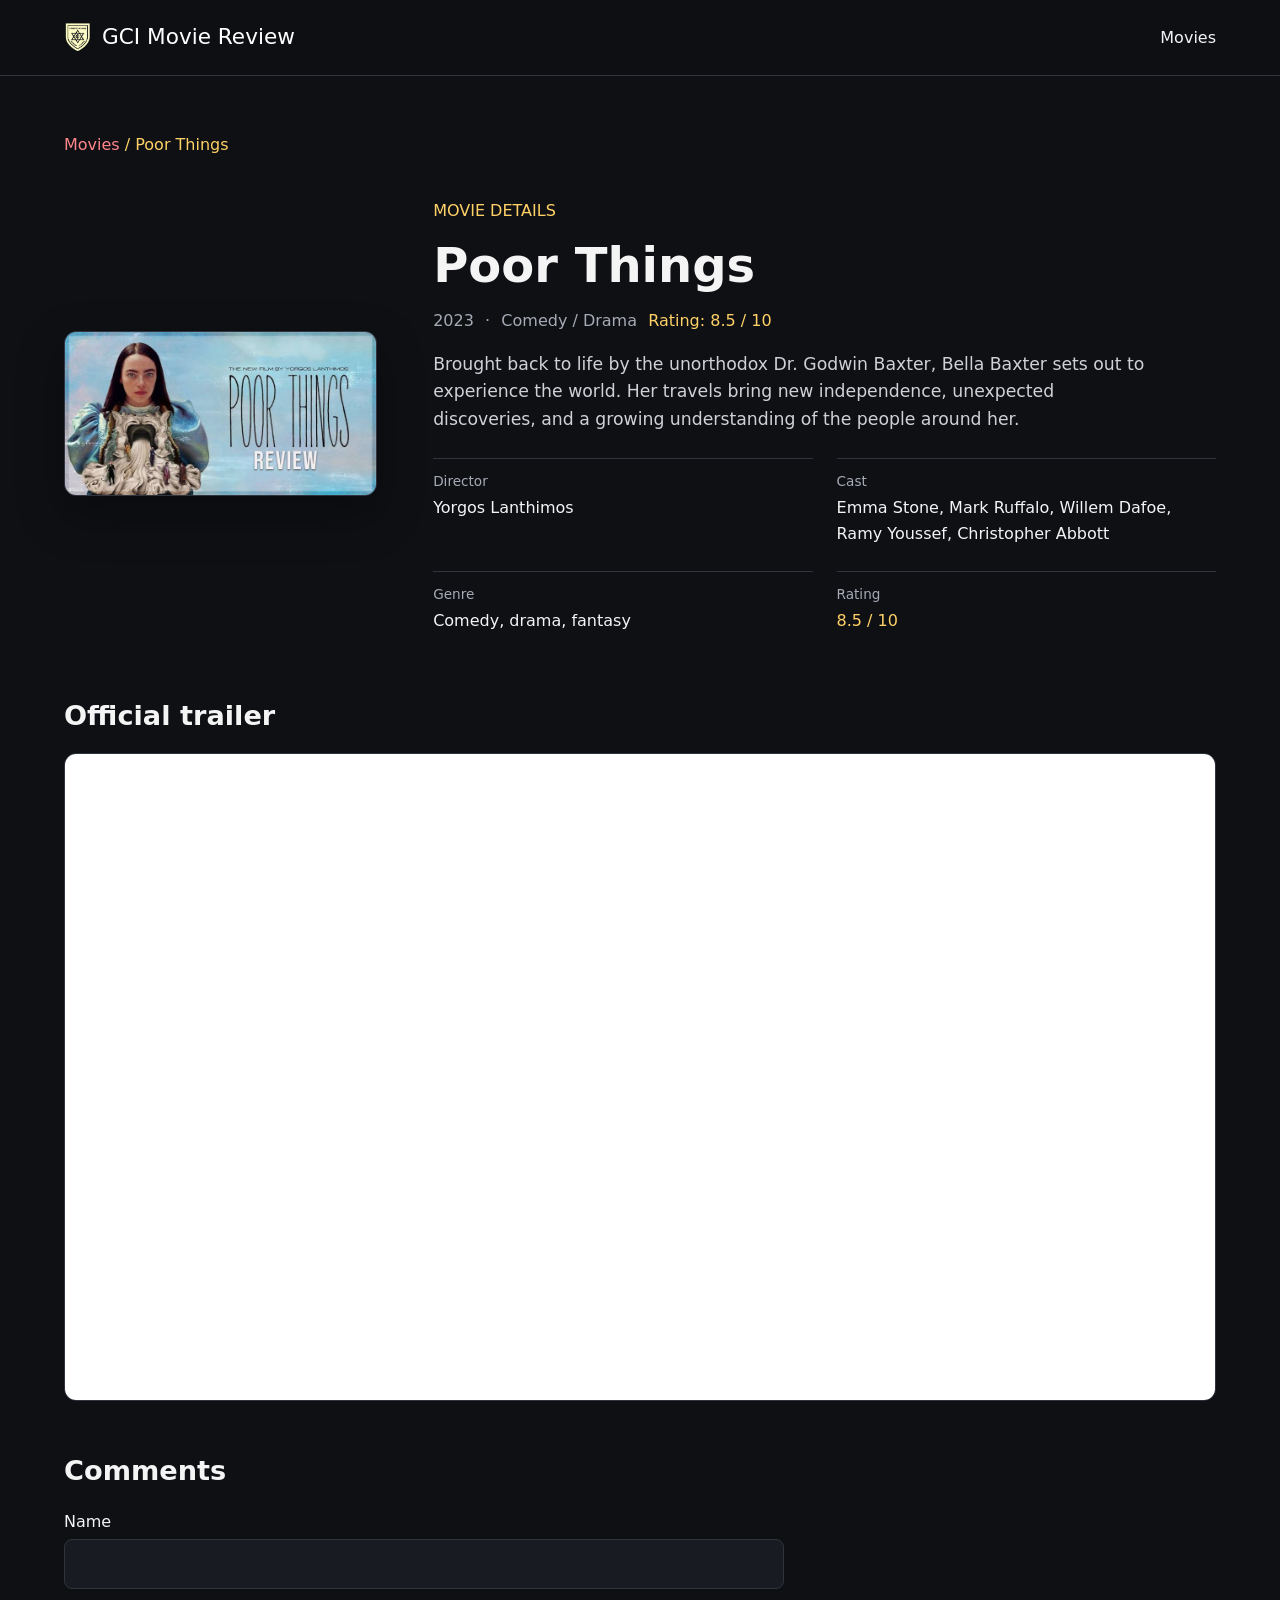
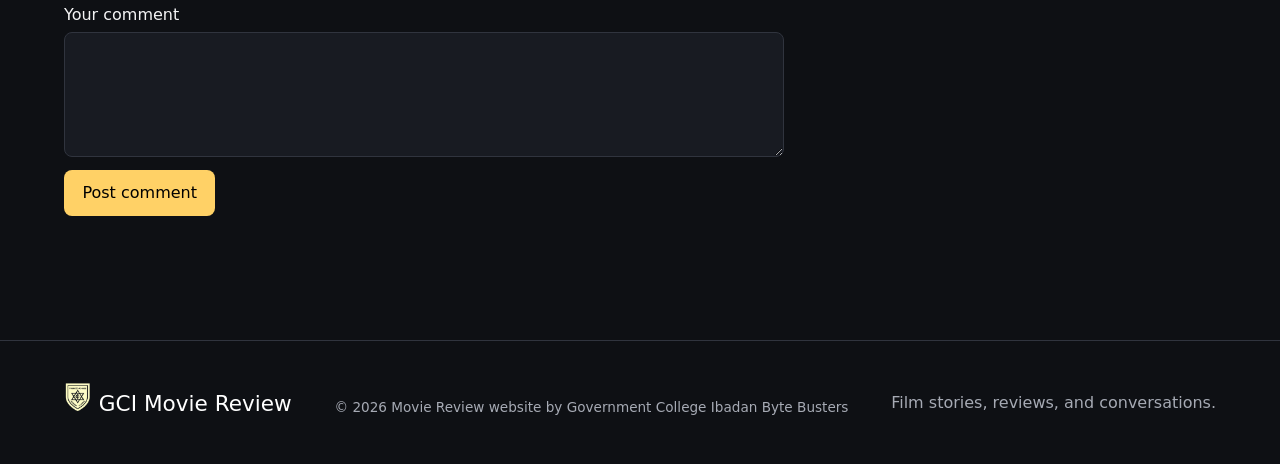
<file: poor-things.html>
<!doctype html>
<html lang="en">
  <head>
    <meta charset="UTF-8" />
    <meta name="viewport" content="width=device-width, initial-scale=1" />
    <meta
      name="description"
      content="Poor Things movie details, trailer, cast, rating, and comments."
    />
    <title>Poor Things | Movie Review Center</title>
    <link rel="stylesheet" href="style.css" />
    <script src="movie.js" defer></script>
  </head>
  <body data-movie-id="poor-things">
    <header class="site-header">
      <a class="logo" href="index.html" aria-label="Movie Review Center home">
        <img style="height: 28px" src="./gci-logo.png" alt="" />
        GCI Movie Review
      </a>
      <nav aria-label="Main navigation">
        <a href="#movies">Movies</a>
      </nav>
    </header>
    <main class="detail-main">
      <p class="breadcrumb">
        <a href="index.html#movies">Movies</a> / Poor Things
      </p>
      <section class="detail-hero" aria-labelledby="movie-title">
        <img
          class="detail-poster"
          src="poor thing.jpg"
          alt="Poor Things movie poster"
        />
        <div class="detail-copy">
          <p class="eyebrow">Movie details</p>
          <h1 id="movie-title">Poor Things</h1>
          <div class="hero-meta">
            <span>2023</span><span>·</span><span>Comedy / Drama</span
            ><span class="detail-rating">Rating: 8.5 / 10</span>
          </div>
          <p>
            Brought back to life by the unorthodox Dr. Godwin Baxter, Bella
            Baxter sets out to experience the world. Her travels bring new
            independence, unexpected discoveries, and a growing understanding of
            the people around her.
          </p>
          <dl class="detail-facts">
            <div>
              <dt>Director</dt>
              <dd>Yorgos Lanthimos</dd>
            </div>
            <div>
              <dt>Cast</dt>
              <dd>
                Emma Stone, Mark Ruffalo, Willem Dafoe, Ramy Youssef,
                Christopher Abbott
              </dd>
            </div>
            <div>
              <dt>Genre</dt>
              <dd>Comedy, drama, fantasy</dd>
            </div>
            <div>
              <dt>Rating</dt>
              <dd class="detail-rating">8.5 / 10</dd>
            </div>
          </dl>
        </div>
      </section>
      <section class="detail-section" aria-labelledby="trailer-title">
        <h2 id="trailer-title">Official trailer</h2>
        <div class="trailer-frame">
          <iframe
            src="https://www.youtube-nocookie.com/embed/RlbR5N6veqw"
            title="Poor Things official trailer"
            loading="lazy"
            referrerpolicy="strict-origin-when-cross-origin"
            allow="
              accelerometer;
              autoplay;
              clipboard-write;
              encrypted-media;
              gyroscope;
              picture-in-picture;
              web-share;
            "
            allowfullscreen
          ></iframe>
        </div>
      </section>
      <section class="detail-section" aria-labelledby="comments-title">
        <h2 id="comments-title">Comments</h2>
        <form class="comment-form" id="comment-form">
          <label for="comment-name"
            >Name<input
              id="comment-name"
              name="name"
              maxlength="50"
              autocomplete="name"
              required
          /></label>
          <label for="comment-text"
            >Your comment<textarea
              id="comment-text"
              name="comment"
              maxlength="600"
              required
            ></textarea>
          </label>
          <button type="submit">Post comment</button>
        </form>
        <p class="comment-status" id="comment-status" aria-live="polite"></p>
        <div class="comment-list" id="comment-list" aria-live="polite"></div>
      </section>
    </main>
    <footer class="site-footer">
      <a class="logo" href="index.html" aria-label="Movie Review Center home">
        <img style="height: 28px" src="./gci-logo.png" alt="" />
        GCI Movie Review
      </a>
      <p class="copyright">
        © <span id="current-year">2026</span> Movie Review website by Government
        College Ibadan Byte Busters
      </p>
      <p>Film stories, reviews, and conversations.</p>
    </footer>
  </body>
</html>
</file>
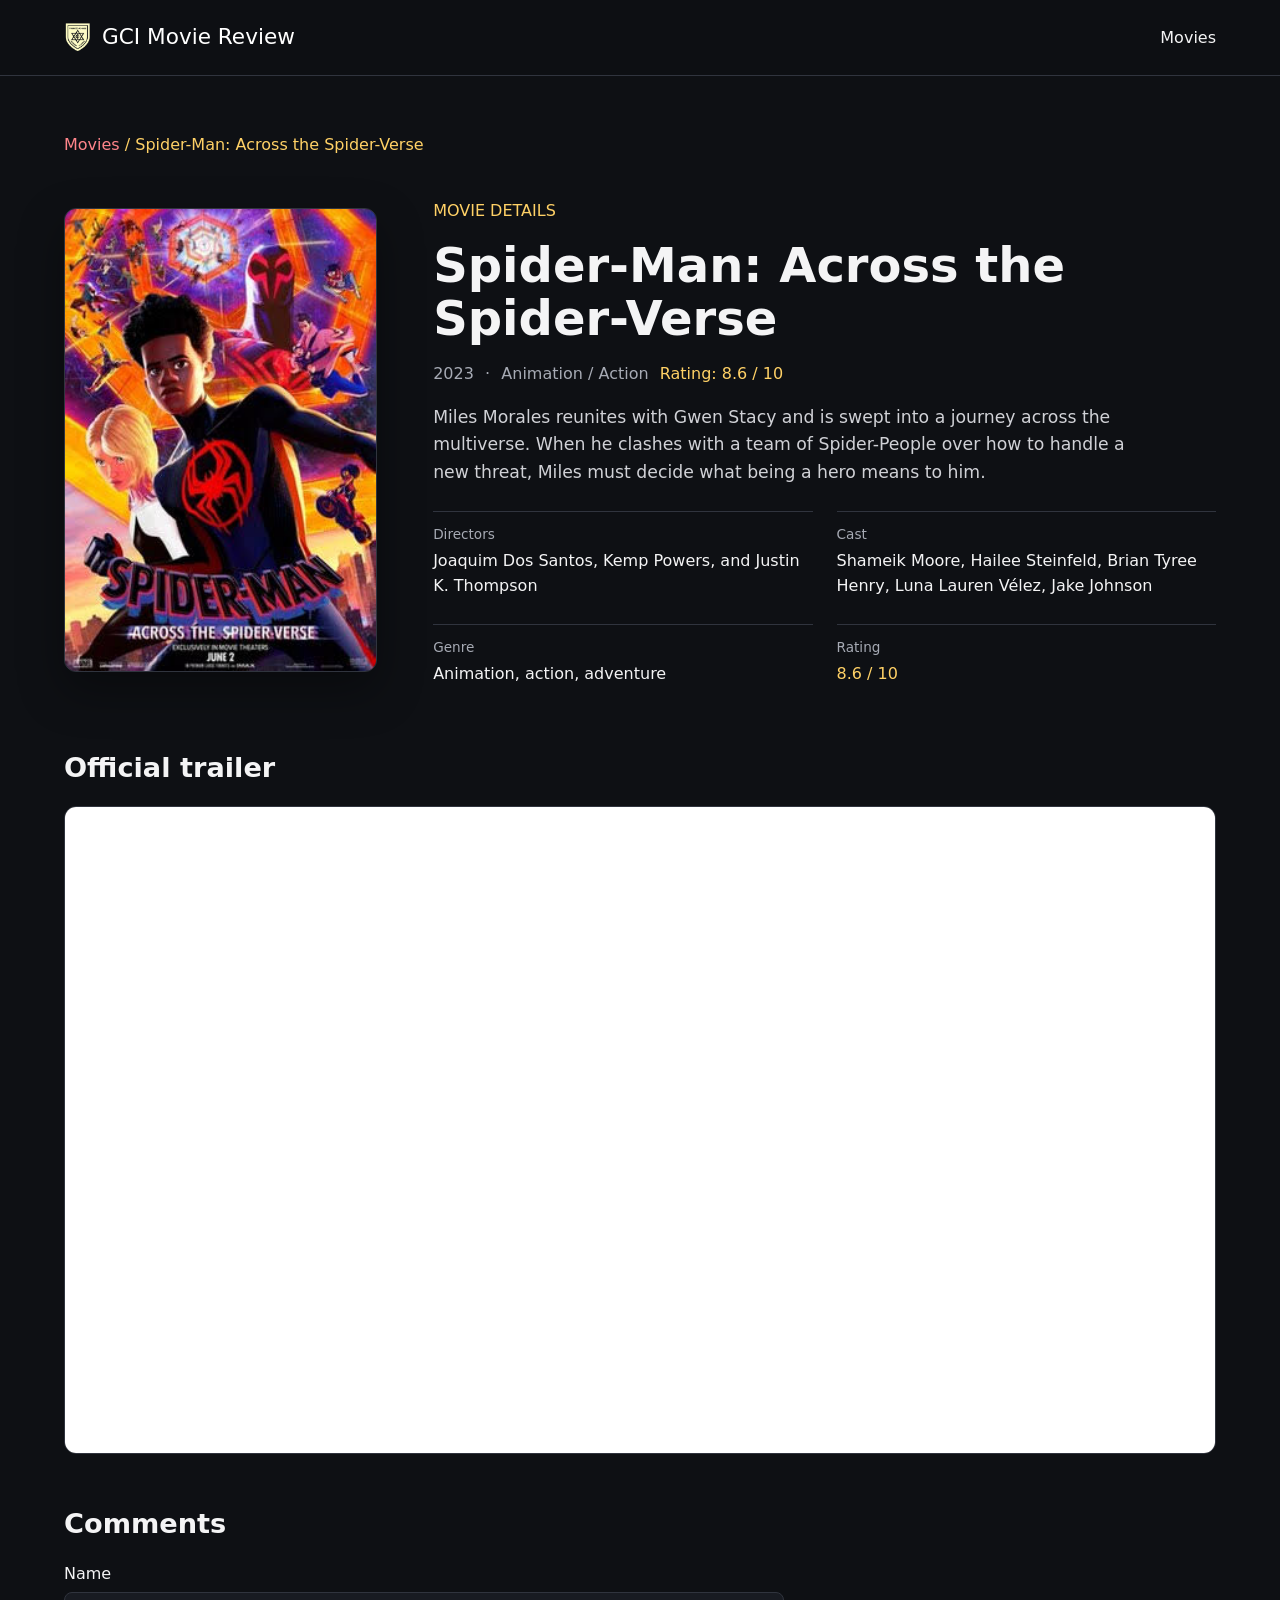
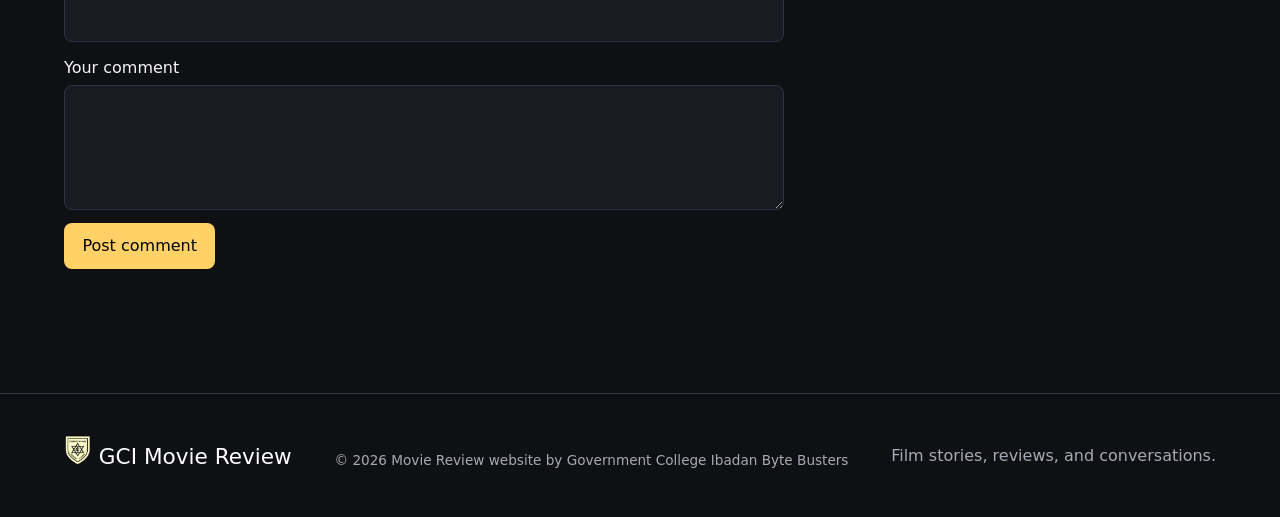
<file: spider-man-across-the-spider-verse.html>
<!doctype html>
<html lang="en">
  <head>
    <meta charset="UTF-8" />
    <meta name="viewport" content="width=device-width, initial-scale=1" />
    <meta
      name="description"
      content="Spider-Man: Across the Spider-Verse movie details, trailer, cast, rating, and comments."
    />
    <title>Spider-Man: Across the Spider-Verse | Movie Review Center</title>
    <link rel="stylesheet" href="style.css" />
    <script src="movie.js" defer></script>
  </head>
  <body data-movie-id="spider-man-across-the-spider-verse">
    <header class="site-header">
      <a class="logo" href="index.html" aria-label="Movie Review Center home">
        <img style="height: 28px" src="./gci-logo.png" alt="" />
        GCI Movie Review
      </a>
      <nav aria-label="Main navigation">
        <a href="#movies">Movies</a>
      </nav>
    </header>
    <main class="detail-main">
      <p class="breadcrumb">
        <a href="index.html#movies">Movies</a> / Spider-Man: Across the
        Spider-Verse
      </p>
      <section class="detail-hero" aria-labelledby="movie-title">
        <img
          class="detail-poster"
          src="spider-man.jpg"
          alt="Spider-Man: Across the Spider-Verse movie poster"
        />
        <div class="detail-copy">
          <p class="eyebrow">Movie details</p>
          <h1 id="movie-title">Spider-Man: Across the Spider-Verse</h1>
          <div class="hero-meta">
            <span>2023</span><span>·</span><span>Animation / Action</span
            ><span class="detail-rating">Rating: 8.6 / 10</span>
          </div>
          <p>
            Miles Morales reunites with Gwen Stacy and is swept into a journey
            across the multiverse. When he clashes with a team of Spider-People
            over how to handle a new threat, Miles must decide what being a hero
            means to him.
          </p>
          <dl class="detail-facts">
            <div>
              <dt>Directors</dt>
              <dd>Joaquim Dos Santos, Kemp Powers, and Justin K. Thompson</dd>
            </div>
            <div>
              <dt>Cast</dt>
              <dd>
                Shameik Moore, Hailee Steinfeld, Brian Tyree Henry, Luna Lauren
                Vélez, Jake Johnson
              </dd>
            </div>
            <div>
              <dt>Genre</dt>
              <dd>Animation, action, adventure</dd>
            </div>
            <div>
              <dt>Rating</dt>
              <dd class="detail-rating">8.6 / 10</dd>
            </div>
          </dl>
        </div>
      </section>
      <section class="detail-section" aria-labelledby="trailer-title">
        <h2 id="trailer-title">Official trailer</h2>
        <div class="trailer-frame">
          <iframe
            src="https://www.youtube-nocookie.com/embed/cqGjhVJWtEg"
            title="Spider-Man: Across the Spider-Verse official trailer"
            loading="lazy"
            referrerpolicy="strict-origin-when-cross-origin"
            allow="
              accelerometer;
              autoplay;
              clipboard-write;
              encrypted-media;
              gyroscope;
              picture-in-picture;
              web-share;
            "
            allowfullscreen
          ></iframe>
        </div>
      </section>
      <section class="detail-section" aria-labelledby="comments-title">
        <h2 id="comments-title">Comments</h2>
        <form class="comment-form" id="comment-form">
          <label for="comment-name"
            >Name<input
              id="comment-name"
              name="name"
              maxlength="50"
              autocomplete="name"
              required
          /></label>
          <label for="comment-text"
            >Your comment<textarea
              id="comment-text"
              name="comment"
              maxlength="600"
              required
            ></textarea>
          </label>
          <button type="submit">Post comment</button>
        </form>
        <p class="comment-status" id="comment-status" aria-live="polite"></p>
        <div class="comment-list" id="comment-list" aria-live="polite"></div>
      </section>
    </main>
    <footer class="site-footer">
      <a class="logo" href="index.html" aria-label="Movie Review Center home">
        <img style="height: 28px" src="./gci-logo.png" alt="" />
        GCI Movie Review
      </a>
      <p class="copyright">
        © <span id="current-year">2026</span> Movie Review website by Government
        College Ibadan Byte Busters
      </p>
      <p>Film stories, reviews, and conversations.</p>
    </footer>
  </body>
</html>
</file>
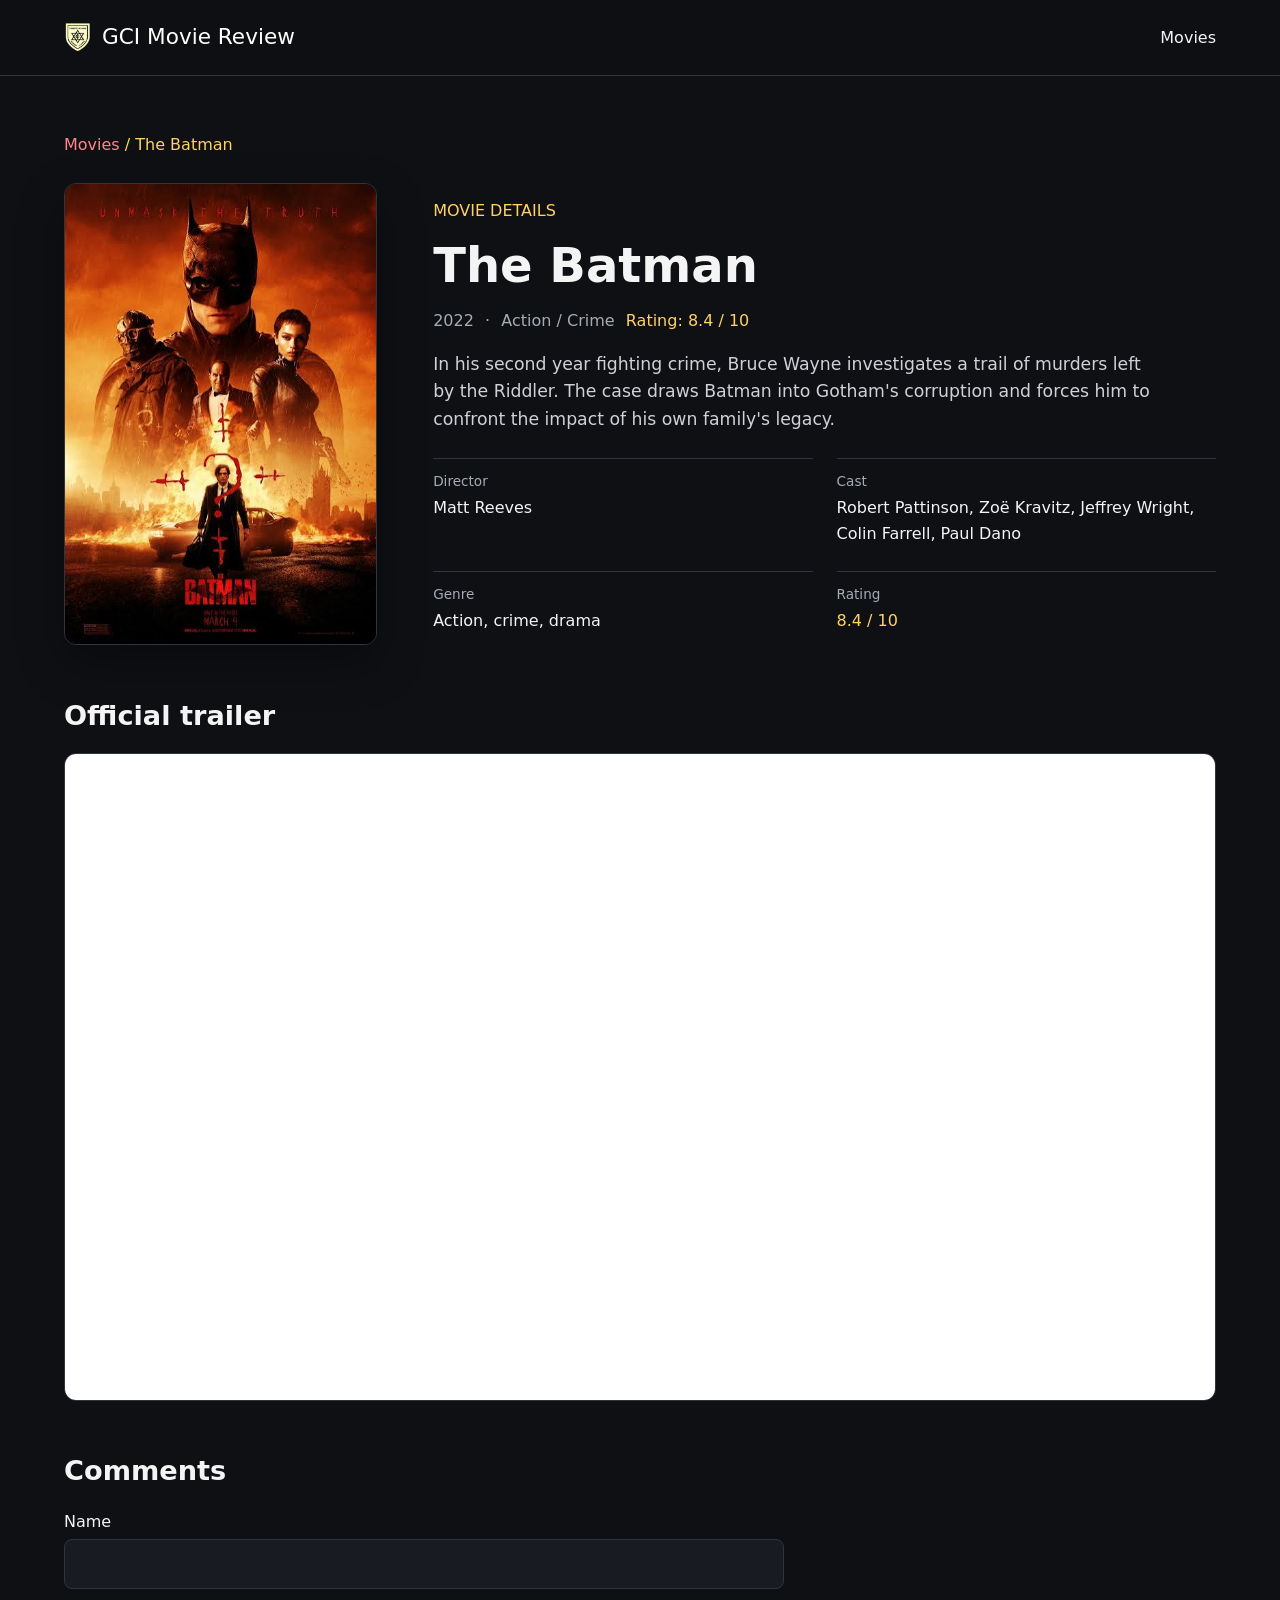
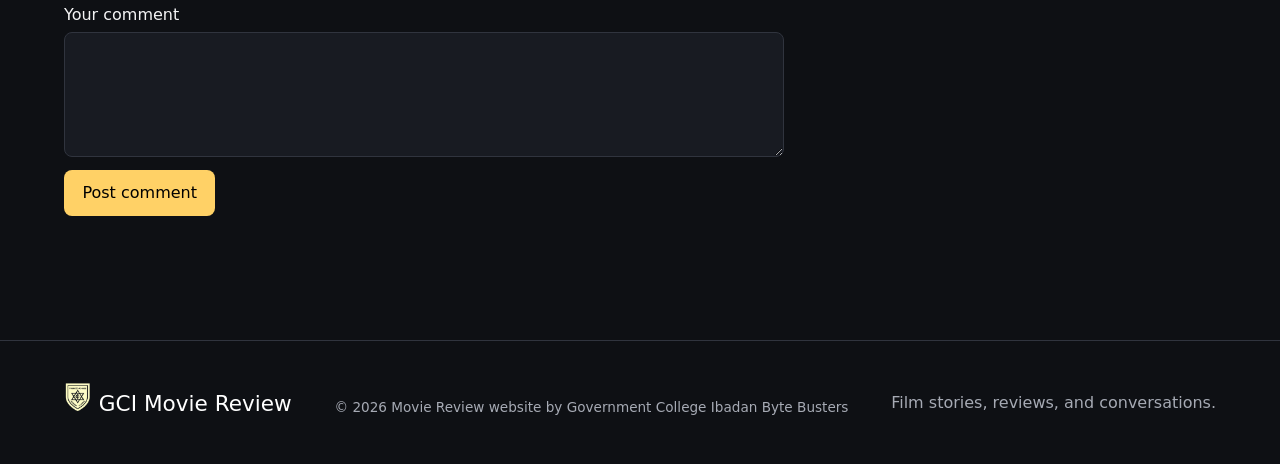
<file: the-batman.html>
<!doctype html>
<html lang="en">
  <head>
    <meta charset="UTF-8" />
    <meta name="viewport" content="width=device-width, initial-scale=1" />
    <meta
      name="description"
      content="The Batman movie details, trailer, cast, rating, and comments."
    />
    <title>The Batman | Movie Review Center</title>
    <link rel="stylesheet" href="style.css" />
    <script src="movie.js" defer></script>
  </head>
  <body data-movie-id="the-batman">
    <header class="site-header">
      <a class="logo" href="index.html" aria-label="Movie Review Center home">
        <img style="height: 28px" src="./gci-logo.png" alt="" />
        GCI Movie Review
      </a>
      <nav aria-label="Main navigation">
        <a href="#movies">Movies</a>
      </nav>
    </header>
    <main class="detail-main">
      <p class="breadcrumb">
        <a href="index.html#movies">Movies</a> / The Batman
      </p>
      <section class="detail-hero" aria-labelledby="movie-title">
        <img
          class="detail-poster"
          src="batman.jpg"
          alt="The Batman movie poster"
        />
        <div class="detail-copy">
          <p class="eyebrow">Movie details</p>
          <h1 id="movie-title">The Batman</h1>
          <div class="hero-meta">
            <span>2022</span><span>·</span><span>Action / Crime</span
            ><span class="detail-rating">Rating: 8.4 / 10</span>
          </div>
          <p>
            In his second year fighting crime, Bruce Wayne investigates a trail
            of murders left by the Riddler. The case draws Batman into Gotham's
            corruption and forces him to confront the impact of his own family's
            legacy.
          </p>
          <dl class="detail-facts">
            <div>
              <dt>Director</dt>
              <dd>Matt Reeves</dd>
            </div>
            <div>
              <dt>Cast</dt>
              <dd>
                Robert Pattinson, Zoë Kravitz, Jeffrey Wright, Colin Farrell,
                Paul Dano
              </dd>
            </div>
            <div>
              <dt>Genre</dt>
              <dd>Action, crime, drama</dd>
            </div>
            <div>
              <dt>Rating</dt>
              <dd class="detail-rating">8.4 / 10</dd>
            </div>
          </dl>
        </div>
      </section>
      <section class="detail-section" aria-labelledby="trailer-title">
        <h2 id="trailer-title">Official trailer</h2>
        <div class="trailer-frame">
          <iframe
            src="https://www.youtube-nocookie.com/embed/mqqft2x_Aa4"
            title="The Batman official trailer"
            loading="lazy"
            referrerpolicy="strict-origin-when-cross-origin"
            allow="
              accelerometer;
              autoplay;
              clipboard-write;
              encrypted-media;
              gyroscope;
              picture-in-picture;
              web-share;
            "
            allowfullscreen
          ></iframe>
        </div>
      </section>
      <section class="detail-section" aria-labelledby="comments-title">
        <h2 id="comments-title">Comments</h2>
        <form class="comment-form" id="comment-form">
          <label for="comment-name"
            >Name<input
              id="comment-name"
              name="name"
              maxlength="50"
              autocomplete="name"
              required
          /></label>
          <label for="comment-text"
            >Your comment<textarea
              id="comment-text"
              name="comment"
              maxlength="600"
              required
            ></textarea>
          </label>
          <button type="submit">Post comment</button>
        </form>
        <p class="comment-status" id="comment-status" aria-live="polite"></p>
        <div class="comment-list" id="comment-list" aria-live="polite"></div>
      </section>
    </main>
    <footer class="site-footer">
      <a class="logo" href="index.html" aria-label="Movie Review Center home">
        <img style="height: 28px" src="./gci-logo.png" alt="" />
        GCI Movie Review
      </a>
      <p class="copyright">
        © <span id="current-year">2026</span> Movie Review website by Government
        College Ibadan Byte Busters
      </p>
      <p>Film stories, reviews, and conversations.</p>
    </footer>
  </body>
</html>
</file>
<file: style.css>
:root {
  color-scheme: dark;
  --background: #0e1014;
  --surface: #181b22;
  --surface-raised: #20242d;
  --text: #f4f4f5;
  --muted: #a6aab4;
  --accent: #e50914;
  --gold: #ffd166;
  --border: #30343e;
}

* {
  box-sizing: border-box;
}

html {
  scroll-behavior: smooth;
}

body {
  margin: 0;
  background: var(--background);
  color: var(--text);
  font-family: "Segoe UI", system-ui;
  line-height: 1.6;
}

a {
  color: inherit;
}

a:focus-visible,
button:focus-visible,
input:focus-visible,
textarea:focus-visible {
  outline: 3px solid var(--gold);
  outline-offset: 3px;
}

.visually-hidden {
  position: absolute;
  width: 1px;
  height: 1px;
  padding: 0;
  margin: -1px;
  overflow: hidden;
  clip: rect(0, 0, 0, 0);
  white-space: nowrap;
  border: 0;
}

.site-header {
  position: sticky;
  z-index: 5;
  top: 0;
  display: flex;
  min-height: 76px;
  align-items: center;
  justify-content: space-between;
  gap: 1.5rem;
  padding: 0.8rem 5%;
  border-bottom: 1px solid var(--border);
  background: rgb(14 16 20 / 95%);
  backdrop-filter: blur(12px);
}

.logo {
  color: white;
  font-size: 1.35rem;
  font-weight: 500;
  text-decoration: none;
  display: flex;
  align-items: center;
  gap: 10px;
}

.logo span {
  color: var(--text);
}

.site-header nav {
  display: flex;
  gap: 1.5rem;
}

.site-header nav a,
.movie-info h3 a {
  color: var(--text);
  text-decoration: none;
}

.site-header nav a:hover,
.movie-info h3 a:hover,
.text-link:hover {
  color: var(--gold);
}

.search-box {
  display: flex;
  align-items: center;
  gap: 0.5rem;
}

#movies-title {
  font-weight: 500;
}

.search-box input,
.comment-form input,
.comment-form textarea {
  width: 100%;
  border: 1px solid var(--border);
  border-radius: 8px;
  background: var(--surface);
  color: var(--text);
  font: inherit;
}

.search-box input {
  width: min(230px, 30vw);
  padding: 0.55rem 0.8rem;
}

.search-box button,
.button-link,
.comment-form button {
  display: inline-flex;
  align-items: center;
  color: black;
  justify-content: center;
  border: 0;
  border-radius: 8px;
  background: var(--gold);
  cursor: pointer;
  font: inherit;
  font-weight: 500;
  text-decoration: none;
  transition:
    background 160ms ease,
    transform 160ms ease;
}

.search-box button {
  min-height: 42px;
  padding: 0 0.9rem;
}

.button-link,
.comment-form button {
  min-height: 46px;
  padding: 0.65rem 1.15rem;
}

.search-box button:hover,
.button-link:hover,
.comment-form button:hover {
  transform: translateY(-1px);
  background: rgb(255, 233, 110);
}

.hero {
  display: flex;
  min-height: min(650px, 72vh);
  align-items: flex-end;
  padding: 10rem 6%;
  background:
    linear-gradient(
      90deg,
      rgb(8 10 14 / 94%) 0%,
      rgb(8 10 14 / 68%) 48%,
      rgb(8 10 14 / 12%) 100%
    ),
    linear-gradient(0deg, rgb(8 10 14 / 80%), transparent 58%),
    url("Dune.jpg") center 35% / cover no-repeat;
}

#hero-title {
  font-weight: 500;
}

.hero-content {
  max-width: 650px;
}

.eyebrow {
  color: var(--gold);
  font-size: 1rem;
  font-weight: 500;
  text-transform: uppercase;
}

.hero h1 {
  margin: 0;
  font-size: clamp(2.6rem, 6vw, 4.8rem);
  line-height: 1.05;
}

.hero-content > p:not(.eyebrow) {
  max-width: 570px;
  color: #dedfe3;
  font-size: 1.1rem;
}

.hero-meta {
  display: flex;
  flex-wrap: wrap;
  align-items: center;
  gap: 0.7rem;
  margin: 1rem 0;
  color: var(--muted);
}

.rating,
.detail-rating {
  color: var(--gold);
  font-weight: 500;
}

.section-wrap {
  padding: 4rem 6%;
}

.section-heading {
  display: flex;
  align-items: flex-end;
  justify-content: space-between;
  gap: 1rem;
  margin-bottom: 2rem;
}

.section-heading h2 {
  margin: 0;
  font-size: clamp(1.8rem, 4vw, 2.4rem);
}

.search-status {
  margin: 0;
  color: var(--muted);
}

.movie-grid {
  display: grid;
  grid-template-columns: repeat(auto-fill, minmax(min(100%, 235px), 1fr));
  gap: 1.4rem;
}

.movie-card {
  overflow: hidden;
  border: 1px solid var(--border);
  border-radius: 12px;
  background: var(--surface);
  transition:
    transform 180ms ease,
    border-color 180ms ease;
}

.movie-card:hover {
  transform: translateY(-2px);
  border-color: #555b68;
}

.movie-poster-link {
  display: block;
  overflow: hidden;
  background: var(--surface-raised);
}

.movie-poster {
  display: block;
  width: 100%;
  height: 330px;
  object-fit: cover;
  transition: transform 250ms ease;
}

.movie-poster-link:hover .movie-poster {
  transform: scale(1.03);
}

.movie-info {
  padding: 1.1rem;
}

.movie-info h3 {
  margin: 0 0 0.25rem;
  font-size: 1.08rem;
  line-height: 1.35;
}

.movie-info .year {
  margin: 0 0 0.65rem;
  color: var(--muted);
  font-size: 0.9rem;
}

.movie-info p:not(.year) {
  min-height: 4.5em;
  margin: 0 0 0.8rem;
  color: #c4c6cc;
  font-size: 0.92rem;
}

.text-link {
  color: #ff6a70;
  font-weight: 500;
  text-decoration: none;
}

.empty-state {
  padding: 2rem 0;
  color: var(--muted);
  text-align: center;
}

.site-footer {
  display: flex;
  padding: 2.5rem 5%;
  border-top: 1px solid var(--border);
  color: var(--muted);
  align-items: center;
  justify-content: space-between;
}

.site-footer .logo {
  display: inline-block;
}

.site-footer p {
  margin: 0.3rem 0;
}

.copyright {
  margin-top: 1rem !important;
  font-size: 0.85rem;
}

.detail-main {
  margin: 0 auto;
  padding: 2.5rem 5% 4rem;
}

.breadcrumb {
  margin-bottom: 1.5rem;
  color: var(--gold);
}

#movie-title {
  font-weight: 600;
  font-size: 3rem;
}

.breadcrumb a {
  color: #ff858a;
  text-decoration: none;
}

.detail-hero {
  display: grid;
  grid-template-columns: minmax(210px, 0.8fr) minmax(0, 2fr);
  gap: clamp(1.5rem, 5vw, 3.5rem);
  align-items: center;
  margin-bottom: 3rem;
}

.detail-poster {
  width: 100%;
  max-height: 480px;
  border: 1px solid var(--border);
  border-radius: 12px;
  object-fit: cover;
  box-shadow: 0 18px 45px rgb(0 0 0 / 35%);
}

.detail-copy h1 {
  margin: 0;
  font-size: clamp(2.2rem, 5vw, 3.8rem);
  line-height: 1.1;
}

.detail-copy > p:not(.eyebrow) {
  max-width: 720px;
  color: #d0d1d6;
  font-size: 1.08rem;
}

.detail-facts {
  display: grid;
  grid-template-columns: repeat(2, minmax(0, 1fr));
  gap: 0.8rem 1.5rem;
  margin: 1.5rem 0 0;
}

.detail-facts div {
  padding: 0.75rem 0;
  border-top: 1px solid var(--border);
}

.detail-facts dt {
  color: var(--muted);
  font-size: 0.85rem;
}

.detail-facts dd {
  margin: 0.15rem 0 0;
  font-weight: 500;
}

.detail-section {
  margin-top: 3rem;
}

.detail-section h2 {
  margin: 0 0 1rem;
  font-size: 1.7rem;
}

.trailer-frame {
  position: relative;
  width: 100%;
  overflow: hidden;
  border: 1px solid var(--border);
  border-radius: 12px;
  background: #000;
  aspect-ratio: 16 / 9;
}

.trailer-frame iframe {
  position: absolute;
  width: 100%;
  height: 100%;
  border: 0;
}

.comment-form {
  display: grid;
  gap: 0.8rem;
  max-width: 720px;
}

.comment-form label {
  font-weight: 500;
}

.comment-form input,
.comment-form textarea {
  display: block;
  margin-top: 0.3rem;
  padding: 0.7rem 0.8rem;
}

.comment-form textarea {
  min-height: 125px;
  resize: vertical;
}

.comment-form button {
  justify-self: start;
}

.comment-note,
.comment-status {
  color: var(--muted);
  font-size: 0.9rem;
}

.comment-status {
  min-height: 1.5em;
}

.comment-list {
  display: grid;
  gap: 0.8rem;
  margin-top: 1.5rem;
}

.comment-item {
  padding: 1rem;
  border: 1px solid var(--border);
  border-radius: 10px;
  background: var(--surface);
}

.comment-item h3 {
  display: flex;
  flex-wrap: wrap;
  align-items: center;
  justify-content: space-between;
  gap: 0.4rem;
  margin: 0;
  font-size: 1rem;
}

.comment-meta-actions {
  display: inline-flex;
  flex-wrap: wrap;
  align-items: center;
  gap: 0.75rem;
}

.comment-item time {
  color: var(--muted);
  font-size: 0.82rem;
  font-weight: 400;
}

.comment-delete {
  padding: 0.35rem 0.65rem;
  border: 1px solid #a93c43;
  border-radius: 6px;
  background: transparent;
  color: #ff858a;
  cursor: pointer;
  font: inherit;
  font-size: 0.82rem;
}

.comment-delete:hover {
  background: #4a2024;
  color: #fff;
}

.comment-item p {
  margin: 0.5rem 0 0;
  overflow-wrap: anywhere;
}

@media (max-width: 700px) {
  .site-header {
    flex-wrap: wrap;
    justify-content: center;
    gap: 0.75rem 1.2rem;
  }

  .site-header nav {
    gap: 1rem;
  }

  .search-box {
    width: 100%;
    justify-content: center;
  }

  .search-box input {
    width: min(100%, 360px);
  }

  .hero {
    min-height: 560px;
    padding: 3rem 6%;
    background-position: 58% center;
  }

  .section-wrap {
    padding: 3rem 5%;
  }

  .section-heading {
    align-items: flex-start;
    flex-direction: column;
  }

  .detail-hero {
    grid-template-columns: minmax(115px, 0.65fr) minmax(0, 1.35fr);
    gap: 1.1rem;
  }

  .detail-poster {
    max-height: 320px;
  }

  .detail-facts {
    grid-template-columns: 1fr;
    gap: 0.35rem;
  }
}

@media (max-width: 440px) {
  .site-header {
    gap: 80px;
  }
  .logo {
    font-size: 1rem;
    font-weight: 500;
    display: flex;
    justify-content: space-between;
  }

  .detail-hero {
    grid-template-columns: 1fr;
  }

  .detail-poster {
    width: min(70%, 280px);
    max-height: 380px;
    margin: 0 auto;
  }

  .hero-meta {
    gap: 0.45rem;
  }
  .site-footer {
    display: flex;
    flex-direction: column;
    padding: 2.5rem 5%;
    border-top: 1px solid var(--border);
    color: var(--muted);
    align-items: center;
  }
}

@media (prefers-reduced-motion: reduce) {
  *,
  *::before,
  *::after {
    scroll-behavior: auto !important;
    transition-duration: 0.01ms !important;
  }
}
</file>
